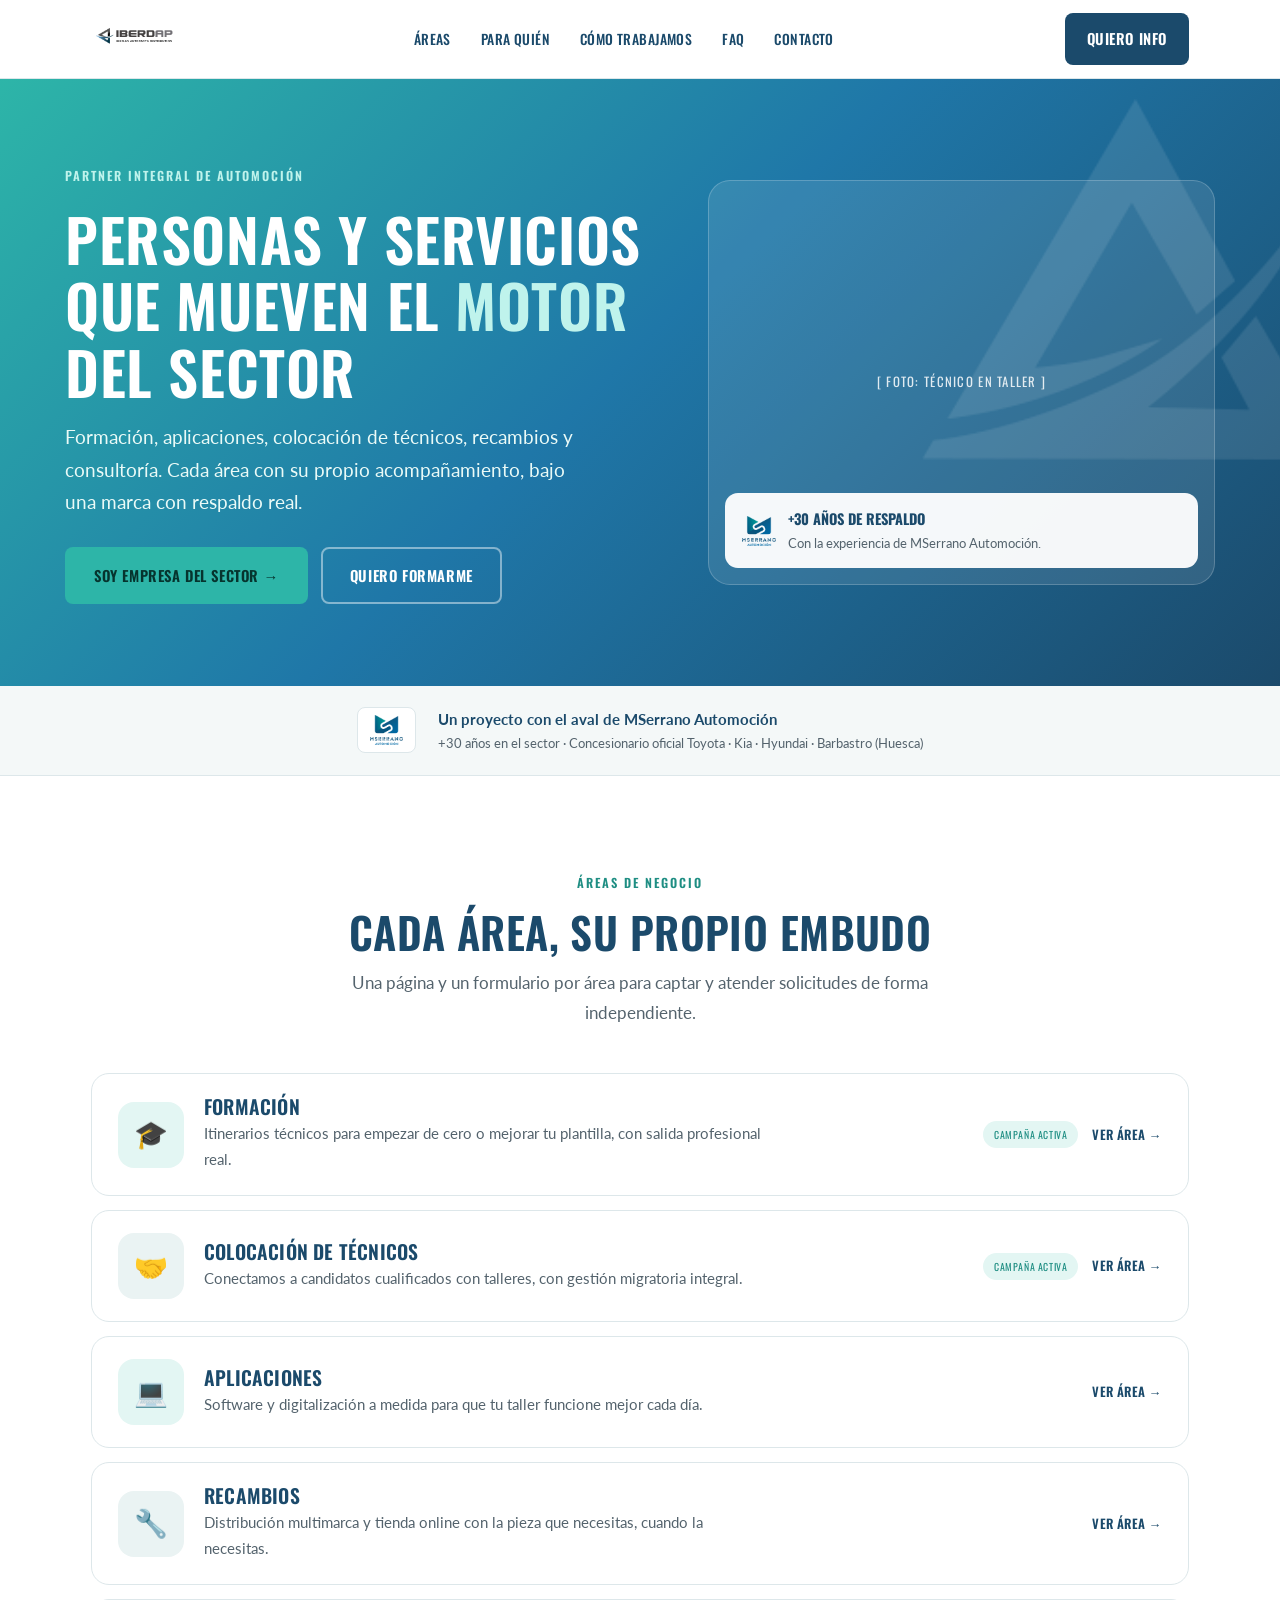
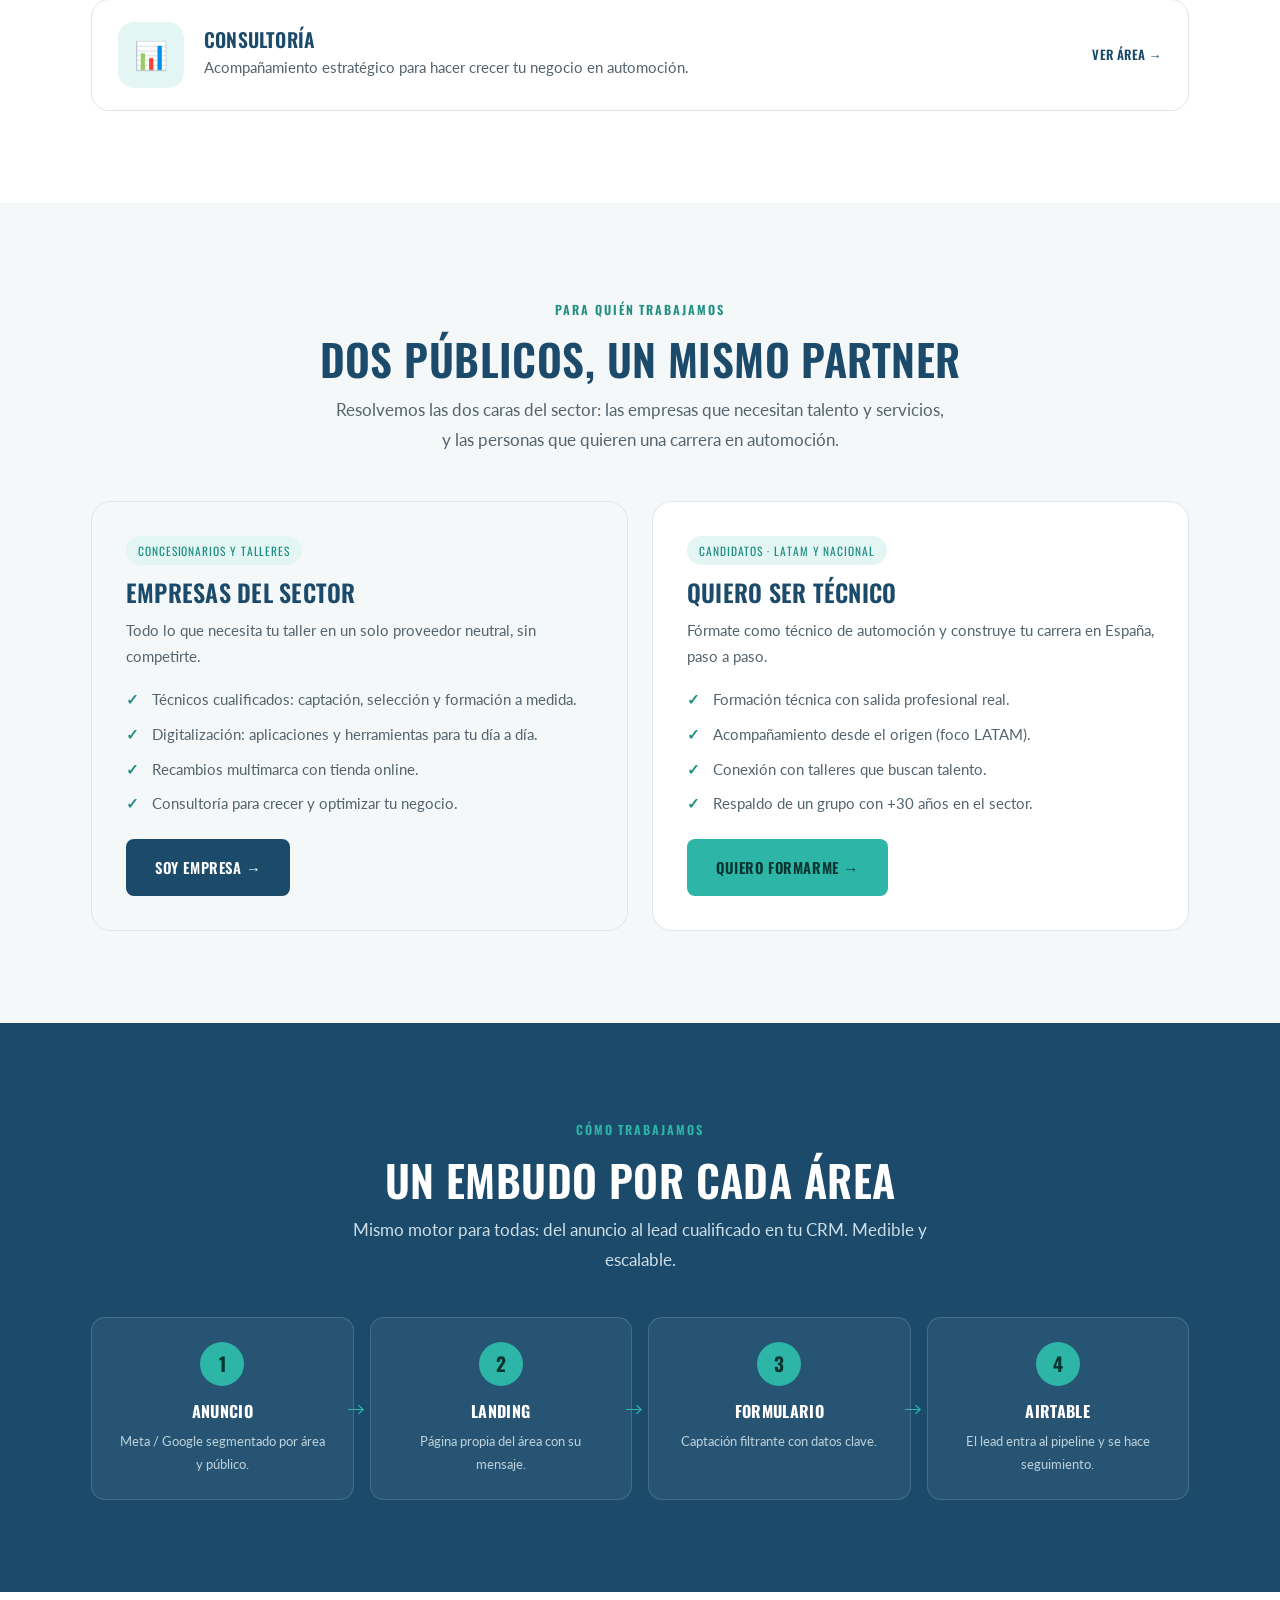
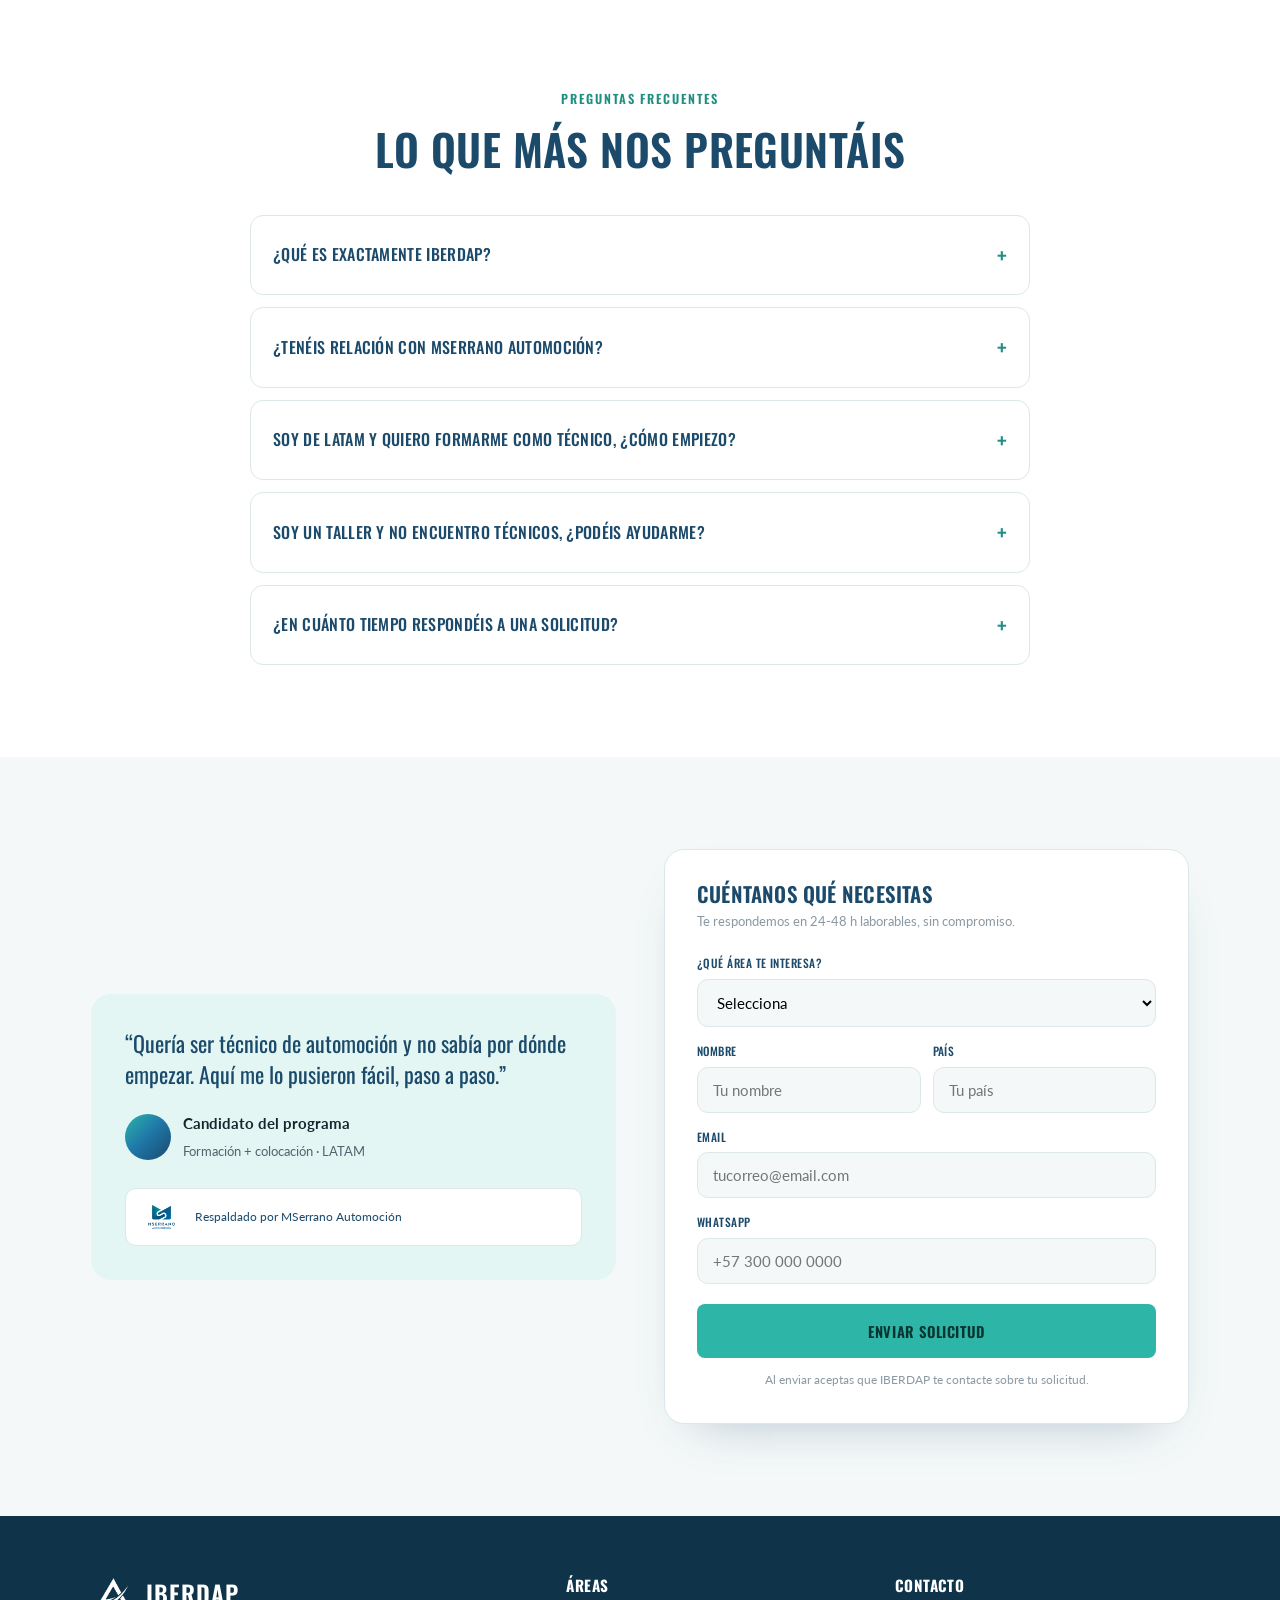
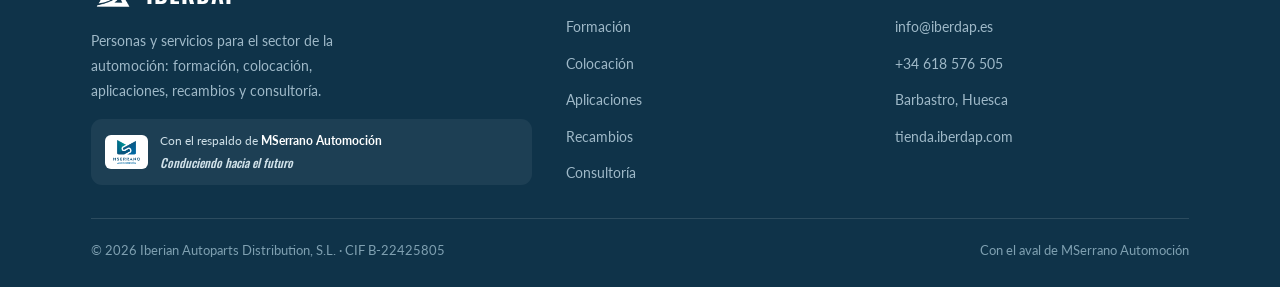
<file: index.html>
<!DOCTYPE html>
<html lang="es">
<head>
<meta charset="UTF-8"/>
<meta name="viewport" content="width=device-width,initial-scale=1.0"/>
<title>IBERDAP · Partner integral de automoción — Formación, talento, IT, recambios y consultoría</title>
<meta name="description" content="IBERDAP (Iberian Autoparts Distribution, S.L.) es el partner integral del sector de automoción: formación, colocación de técnicos, aplicaciones, recambios y consultoría. Con el aval de MSerrano Automoción."/>
<meta name="theme-color" content="#1B4A6B"/>
<link rel="canonical" href="https://iberdap.com/"/>
<!-- Open Graph / redes -->
<meta property="og:type" content="website"/>
<meta property="og:locale" content="es_ES"/>
<meta property="og:site_name" content="IBERDAP"/>
<meta property="og:title" content="IBERDAP · Partner integral de automoción"/>
<meta property="og:description" content="Formación, colocación de técnicos, aplicaciones, recambios y consultoría para concesionarios y talleres. Con el aval de MSerrano Automoción."/>
<meta property="og:url" content="https://iberdap.com/"/>
<meta property="og:image" content="https://iberdap.com/assets/iberdap-logo.png"/>
<meta name="twitter:card" content="summary_large_image"/>
<link rel="icon" href="assets/favicon.png"/>
<link rel="preconnect" href="https://fonts.googleapis.com"/>
<link rel="preconnect" href="https://fonts.gstatic.com" crossorigin/>
<link href="https://fonts.googleapis.com/css2?family=Oswald:wght@400;500;600;700&family=Lato:wght@400;700;900&display=swap" rel="stylesheet"/>
<link rel="stylesheet" href="assets/styles.css"/>
<script src="assets/meta-pixel.js"></script>
</head>
<body>

<header class="nav"><div class="wrap nav-in">
  <a href="index.html" aria-label="IBERDAP inicio"><img class="logo" src="assets/iberdap-logo.png" alt="IBERDAP"/></a>
  <ul class="nav-links">
    <li><a href="#areas">Áreas</a></li>
    <li><a href="#audiencias">Para quién</a></li>
    <li><a href="#funnel">Cómo trabajamos</a></li>
    <li><a href="#faq">FAQ</a></li>
    <li><a href="#captar">Contacto</a></li>
  </ul>
  <a href="#captar" class="btn btn-azul" style="padding:11px 20px">Quiero info</a>
</div></header>

<section class="hero"><div class="wrap hero-in">
  <div>
    <span class="eyebrow">Partner integral de automoción</span>
    <h1>Personas y servicios que mueven el <em>motor</em> del sector</h1>
    <p class="sub">Formación, aplicaciones, colocación de técnicos, recambios y consultoría. Cada área con su propio acompañamiento, bajo una marca con respaldo real.</p>
    <div class="hero-cta"><a href="#audiencias" class="btn btn-turq">Soy empresa del sector →</a><a href="areas/formacion.html" class="btn btn-ghost">Quiero formarme</a></div>
  </div>
  <div class="hero-photo"><div class="ph">[ Foto: técnico en taller ]</div>
    <div class="card-fl"><img src="assets/mserrano-logo.png" alt="MSerrano"/><div><b>+30 años de respaldo</b><p>Con la experiencia de MSerrano Automoción.</p></div></div>
  </div>
</div></section>

<div class="aval"><div class="wrap aval-in">
  <img src="assets/mserrano-logo.png" alt="MSerrano Automoción"/>
  <p>Un proyecto con el aval de MSerrano Automoción<span>+30 años en el sector · Concesionario oficial Toyota · Kia · Hyundai · Barbastro (Huesca)</span></p>
</div></div>

<!-- ÁREAS -->
<section class="sec" id="areas"><div class="wrap">
  <div class="center"><span class="eyebrow">Áreas de negocio</span><h2>Cada área, su propio embudo</h2><p class="lead">Una página y un formulario por área para captar y atender solicitudes de forma independiente.</p></div>
  <div class="areas">
    <div class="area"><div class="ic">🎓</div><div><h3>Formación</h3><p>Itinerarios técnicos para empezar de cero o mejorar tu plantilla, con salida profesional real.</p></div><div class="r"><span class="pill">Campaña activa</span><a class="go" href="areas/formacion.html">Ver área →</a></div></div>
    <div class="area"><div class="ic">🤝</div><div><h3>Colocación de técnicos</h3><p>Conectamos a candidatos cualificados con talleres, con gestión migratoria integral.</p></div><div class="r"><span class="pill">Campaña activa</span><a class="go" href="areas/colocacion.html">Ver área →</a></div></div>
    <div class="area"><div class="ic">💻</div><div><h3>Aplicaciones</h3><p>Software y digitalización a medida para que tu taller funcione mejor cada día.</p></div><div class="r"><a class="go" href="areas/aplicaciones.html">Ver área →</a></div></div>
    <div class="area"><div class="ic">🔧</div><div><h3>Recambios</h3><p>Distribución multimarca y tienda online con la pieza que necesitas, cuando la necesitas.</p></div><div class="r"><a class="go" href="areas/recambios.html">Ver área →</a></div></div>
    <div class="area"><div class="ic">📊</div><div><h3>Consultoría</h3><p>Acompañamiento estratégico para hacer crecer tu negocio en automoción.</p></div><div class="r"><a class="go" href="areas/consultoria.html">Ver área →</a></div></div>
  </div>
</div></section>

<!-- DOBLE AUDIENCIA -->
<section class="sec alt" id="audiencias"><div class="wrap">
  <div class="center"><span class="eyebrow">Para quién trabajamos</span><h2>Dos públicos, un mismo partner</h2><p class="lead">Resolvemos las dos caras del sector: las empresas que necesitan talento y servicios, y las personas que quieren una carrera en automoción.</p></div>
  <div class="split">
    <div class="aud b2b">
      <span class="tag">Concesionarios y talleres</span>
      <h3>Empresas del sector</h3>
      <p>Todo lo que necesita tu taller en un solo proveedor neutral, sin competirte.</p>
      <ul>
        <li>Técnicos cualificados: captación, selección y formación a medida.</li>
        <li>Digitalización: aplicaciones y herramientas para tu día a día.</li>
        <li>Recambios multimarca con tienda online.</li>
        <li>Consultoría para crecer y optimizar tu negocio.</li>
      </ul>
      <a href="#captar" class="btn btn-azul">Soy empresa →</a>
    </div>
    <div class="aud">
      <span class="tag">Candidatos · LATAM y nacional</span>
      <h3>Quiero ser técnico</h3>
      <p>Fórmate como técnico de automoción y construye tu carrera en España, paso a paso.</p>
      <ul>
        <li>Formación técnica con salida profesional real.</li>
        <li>Acompañamiento desde el origen (foco LATAM).</li>
        <li>Conexión con talleres que buscan talento.</li>
        <li>Respaldo de un grupo con +30 años en el sector.</li>
      </ul>
      <a href="areas/formacion.html" class="btn btn-turq">Quiero formarme →</a>
    </div>
  </div>
</div></section>

<!-- EMBUDO -->
<section class="sec funnel" id="funnel"><div class="wrap">
  <div class="center"><span class="eyebrow">Cómo trabajamos</span><h2>Un embudo por cada área</h2><p class="lead">Mismo motor para todas: del anuncio al lead cualificado en tu CRM. Medible y escalable.</p></div>
  <div class="flow">
    <div class="st"><div class="n">1</div><b>Anuncio</b><p>Meta / Google segmentado por área y público.</p></div>
    <div class="st"><div class="n">2</div><b>Landing</b><p>Página propia del área con su mensaje.</p></div>
    <div class="st"><div class="n">3</div><b>Formulario</b><p>Captación filtrante con datos clave.</p></div>
    <div class="st"><div class="n">4</div><b>Airtable</b><p>El lead entra al pipeline y se hace seguimiento.</p></div>
  </div>
</div></section>

<!-- FAQ -->
<section class="sec" id="faq"><div class="wrap">
  <div class="center"><span class="eyebrow">Preguntas frecuentes</span><h2>Lo que más nos preguntáis</h2></div>
  <div class="faq">
    <details><summary>¿Qué es exactamente IBERDAP?</summary><p>IBERDAP (Iberian Autoparts Distribution, S.L.) es un grupo de servicios para el sector de la automoción. Bajo una marca neutral ofrecemos formación, colocación de técnicos, aplicaciones IT, recambios y consultoría a concesionarios y talleres.</p></details>
    <details><summary>¿Tenéis relación con MSerrano Automoción?</summary><p>Sí. IBERDAP cuenta con el aval de MSerrano Automoción, concesionario oficial Toyota·Kia·Hyundai en Barbastro, con más de 30 años de experiencia en el sector como respaldo de credibilidad.</p></details>
    <details><summary>Soy de LATAM y quiero formarme como técnico, ¿cómo empiezo?</summary><p>Entra en el área de <a href="areas/formacion.html">Formación</a> y rellena el formulario. Te contactamos para explicarte el itinerario formativo y el acompañamiento, paso a paso.</p></details>
    <details><summary>Soy un taller y no encuentro técnicos, ¿podéis ayudarme?</summary><p>Sí. En el área de <a href="areas/colocacion.html">Colocación de técnicos</a> conectamos candidatos cualificados con talleres, incluida la gestión migratoria integral cuando procede.</p></details>
    <details><summary>¿En cuánto tiempo respondéis a una solicitud?</summary><p>Respondemos en 24-48 horas laborables, sin compromiso.</p></details>
  </div>
</div></section>

<!-- CONTACTO / FORMULARIO -->
<section class="sec alt" id="captar"><div class="wrap form-wrap">
  <div class="testi">
    <p class="q">“Quería ser técnico de automoción y no sabía por dónde empezar. Aquí me lo pusieron fácil, paso a paso.”</p>
    <div class="who"><span class="av"></span><div><b>Candidato del programa</b><span>Formación + colocación · LATAM</span></div></div>
    <div class="f-aval" style="background:#fff;border:1px solid var(--line);margin-top:24px"><img src="assets/mserrano-logo.png" alt="MSerrano" style="background:#fff"/><span style="color:var(--azul)">Respaldado por MSerrano Automoción</span></div>
  </div>
  <div class="fcard">
    <h3>Cuéntanos qué necesitas</h3><p class="fp">Te respondemos en 24-48 h laborables, sin compromiso.</p>
    <form data-iberdap>
      <div class="field"><label>¿Qué área te interesa?</label><select name="area" required><option value="" disabled selected>Selecciona</option><option>Formación</option><option>Colocación de técnicos</option><option>Aplicaciones</option><option>Recambios</option><option>Consultoría</option></select></div>
      <div class="field two"><div><label>Nombre</label><input name="nombre" required placeholder="Tu nombre"/></div><div><label>País</label><input name="pais" placeholder="Tu país"/></div></div>
      <div class="field"><label>Email</label><input name="email" type="email" required placeholder="tucorreo@email.com"/></div>
      <div class="field"><label>WhatsApp</label><input name="whatsapp" placeholder="+57 300 000 0000"/></div>
      <button class="btn btn-turq" type="submit">Enviar solicitud</button>
      <div class="form-msg ok">✅ ¡Gracias! Hemos recibido tu solicitud, te contactaremos muy pronto.</div>
      <div class="form-msg err">⚠️ No se ha podido enviar. Inténtalo de nuevo o escríbenos a info@iberdap.es.</div>
      <p class="form-note">Al enviar aceptas que IBERDAP te contacte sobre tu solicitud.</p>
    </form>
  </div>
</div></section>

<footer><div class="wrap">
  <div class="f-grid">
    <div><div class="f-lock"><img src="assets/iberdap-icon-white.png" alt=""/><b>IBERDAP</b></div><p class="d">Personas y servicios para el sector de la automoción: formación, colocación, aplicaciones, recambios y consultoría.</p>
      <div class="f-aval"><img src="assets/mserrano-logo.png" alt="MSerrano"/><span>Con el respaldo de <b style="color:#fff">MSerrano Automoción</b><br><span class="claim">Conduciendo hacia el futuro</span></span></div></div>
    <div><h5>Áreas</h5><ul><li><a href="areas/formacion.html">Formación</a></li><li><a href="areas/colocacion.html">Colocación</a></li><li><a href="areas/aplicaciones.html">Aplicaciones</a></li><li><a href="areas/recambios.html">Recambios</a></li><li><a href="areas/consultoria.html">Consultoría</a></li></ul></div>
    <div><h5>Contacto</h5><ul><li><a href="mailto:info@iberdap.es">info@iberdap.es</a></li><li><a href="tel:+34618576505">+34 618 576 505</a></li><li><a href="#">Barbastro, Huesca</a></li><li><a href="https://tienda.iberdap.com">tienda.iberdap.com</a></li></ul></div>
  </div>
  <div class="f-bot"><span>© 2026 Iberian Autoparts Distribution, S.L. · CIF B-22425805</span><span>Con el aval de MSerrano Automoción</span></div>
</div></footer>

<script src="assets/form.js"></script>
</body>
</html>
</file>
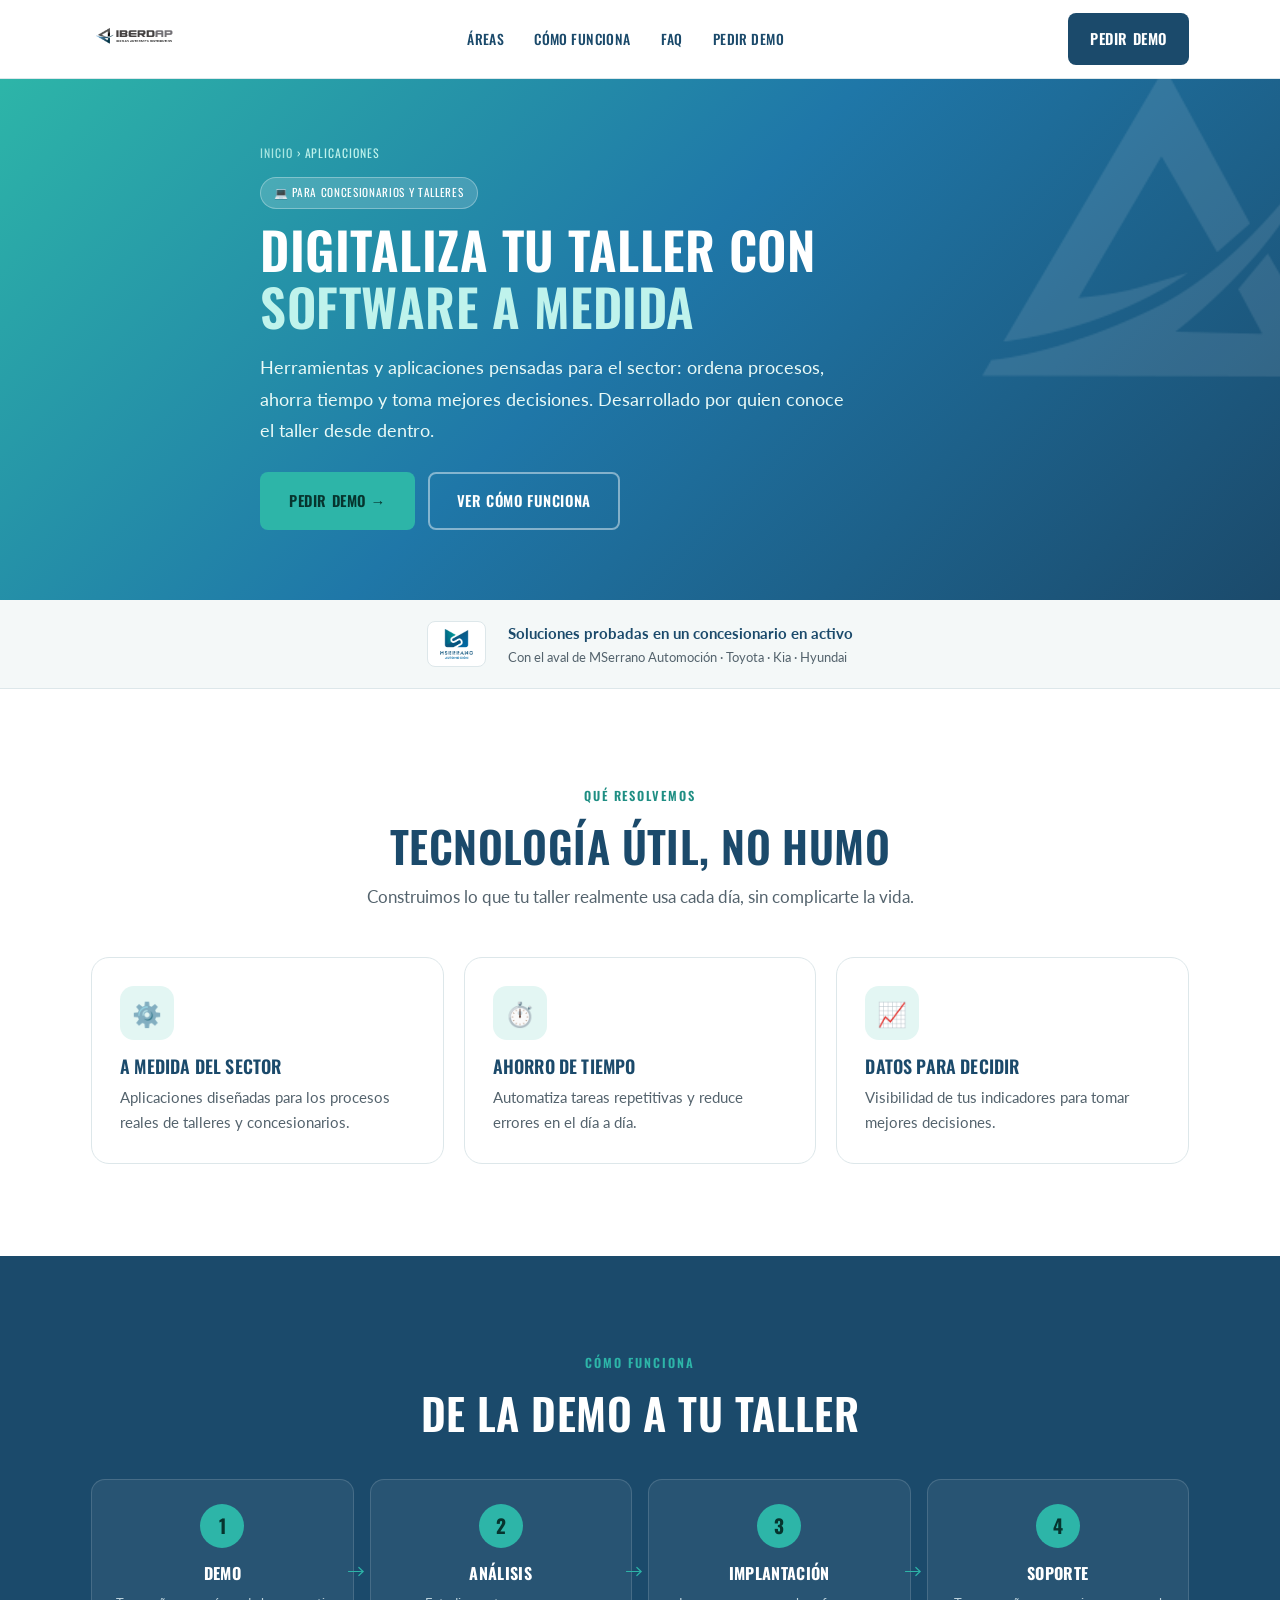
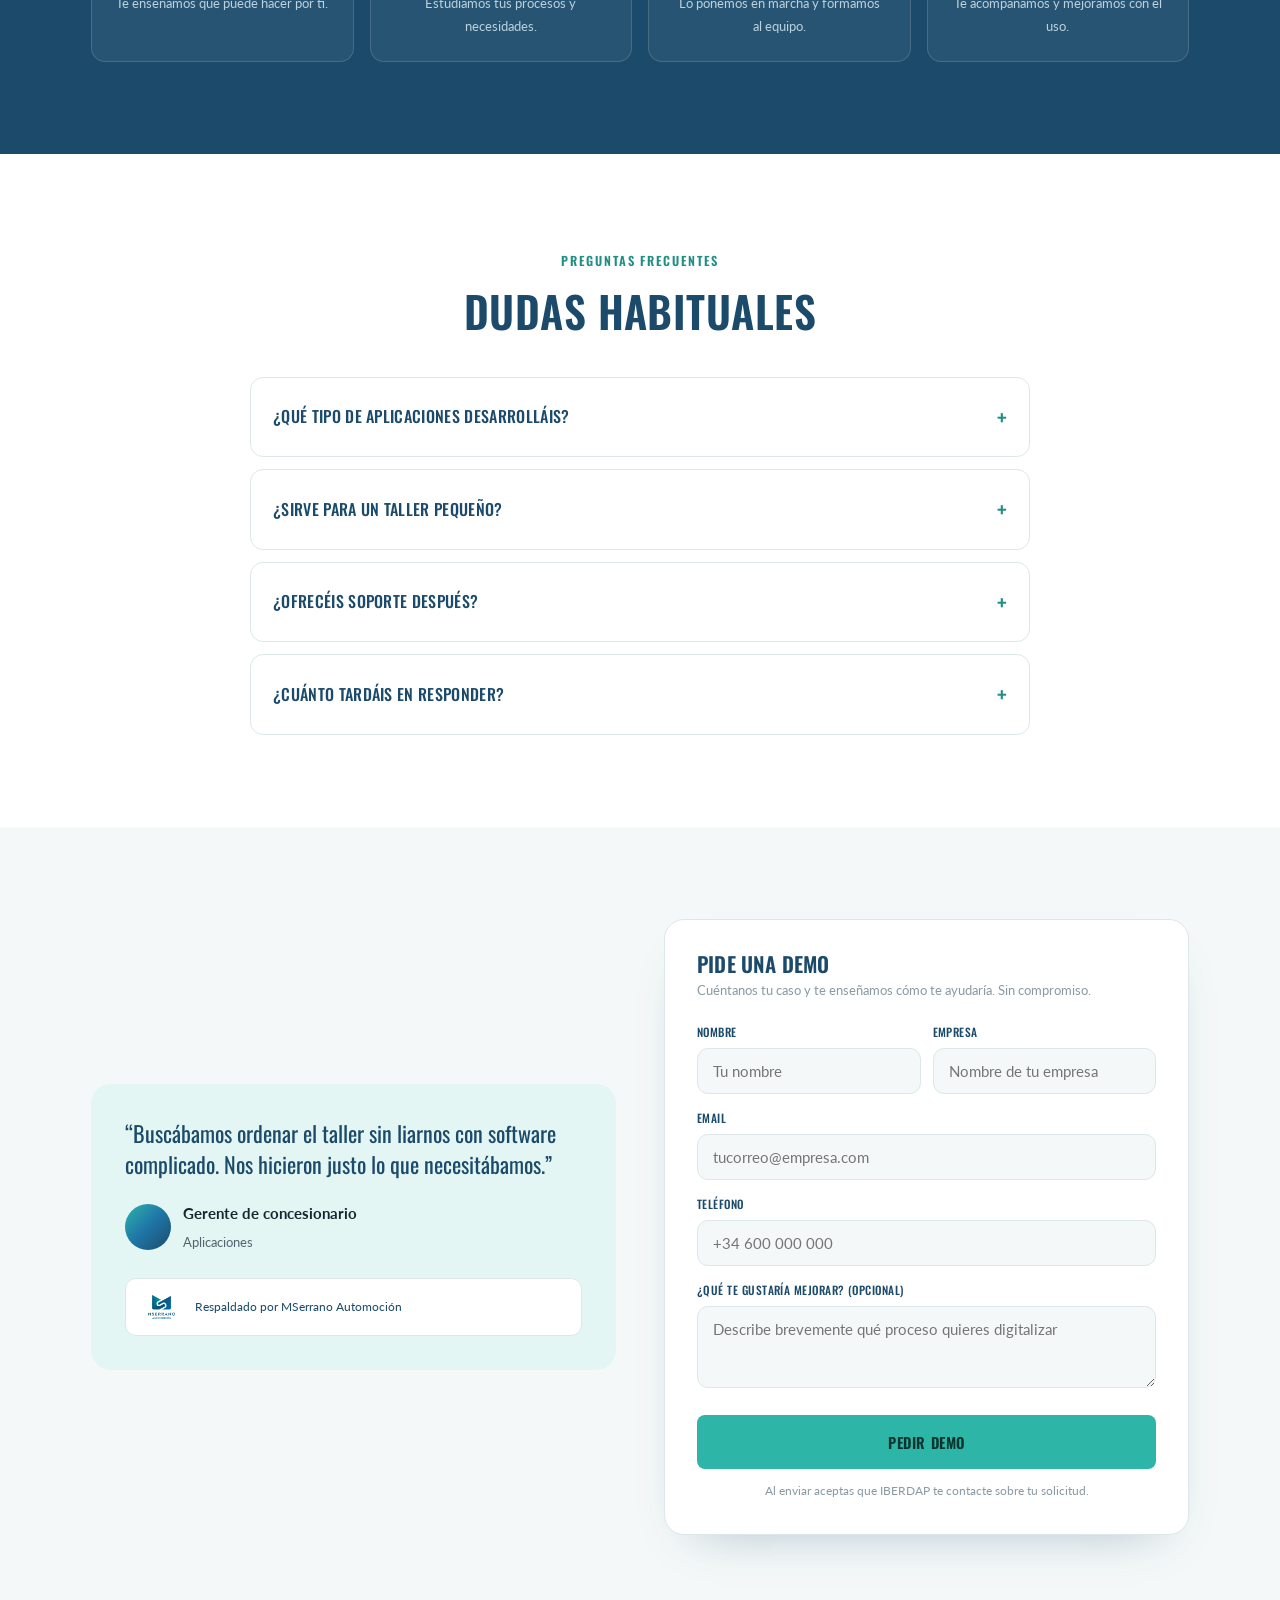
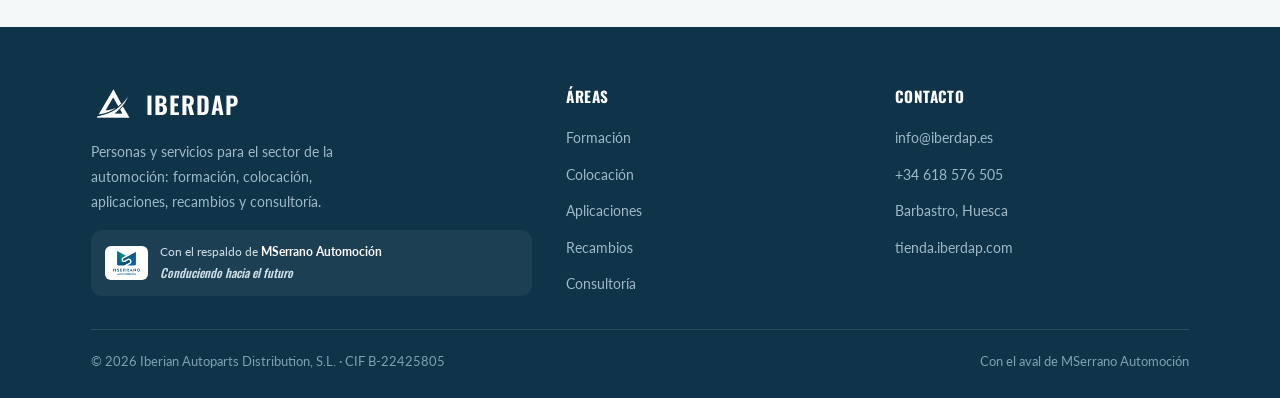
<file: areas/aplicaciones.html>
<!DOCTYPE html>
<html lang="es">
<head>
<meta charset="UTF-8"/>
<meta name="viewport" content="width=device-width,initial-scale=1.0"/>
<title>Aplicaciones y digitalización · IBERDAP</title>
<meta name="description" content="Software y digitalización a medida para concesionarios y talleres: herramientas que ordenan tu día a día y te hacen ganar tiempo. Con el aval de MSerrano Automoción."/>
<meta name="theme-color" content="#1B4A6B"/>
<meta property="og:type" content="website"/>
<meta property="og:locale" content="es_ES"/>
<meta property="og:site_name" content="IBERDAP"/>
<meta property="og:title" content="Aplicaciones y digitalización · IBERDAP"/>
<meta property="og:description" content="Digitaliza tu taller con software a medida. Pide una demo."/>
<meta property="og:image" content="https://iberdap.com/assets/iberdap-logo.png"/>
<meta name="twitter:card" content="summary_large_image"/>
<link rel="icon" href="../assets/favicon.png"/>
<link rel="preconnect" href="https://fonts.googleapis.com"/>
<link rel="preconnect" href="https://fonts.gstatic.com" crossorigin/>
<link href="https://fonts.googleapis.com/css2?family=Oswald:wght@400;500;600;700&family=Lato:wght@400;700;900&display=swap" rel="stylesheet"/>
<link rel="stylesheet" href="../assets/styles.css"/>
<script src="../assets/meta-pixel.js"></script>
</head>
<body>

<header class="nav"><div class="wrap nav-in">
  <a href="../index.html" aria-label="IBERDAP inicio"><img class="logo" src="../assets/iberdap-logo.png" alt="IBERDAP"/></a>
  <ul class="nav-links">
    <li><a href="../index.html#areas">Áreas</a></li>
    <li><a href="#como">Cómo funciona</a></li>
    <li><a href="#faq">FAQ</a></li>
    <li><a href="#captar">Pedir demo</a></li>
  </ul>
  <a href="#captar" class="btn btn-azul" style="padding:11px 20px">Pedir demo</a>
</div></header>

<section class="ahero"><div class="wrap ahero-in">
  <div class="crumbs"><a href="../index.html">Inicio</a> › Aplicaciones</div>
  <span class="badge">💻 Para concesionarios y talleres</span>
  <h1>Digitaliza tu taller con <em>software a medida</em></h1>
  <p class="sub">Herramientas y aplicaciones pensadas para el sector: ordena procesos, ahorra tiempo y toma mejores decisiones. Desarrollado por quien conoce el taller desde dentro.</p>
  <div class="hero-cta"><a href="#captar" class="btn btn-turq">Pedir demo →</a><a href="#como" class="btn btn-ghost">Ver cómo funciona</a></div>
</div></section>

<div class="aval"><div class="wrap aval-in">
  <img src="../assets/mserrano-logo.png" alt="MSerrano Automoción"/>
  <p>Soluciones probadas en un concesionario en activo<span>Con el aval de MSerrano Automoción · Toyota · Kia · Hyundai</span></p>
</div></div>

<section class="sec"><div class="wrap">
  <div class="center"><span class="eyebrow">Qué resolvemos</span><h2>Tecnología útil, no humo</h2><p class="lead">Construimos lo que tu taller realmente usa cada día, sin complicarte la vida.</p></div>
  <div class="benefits">
    <div class="bcard"><div class="ic">⚙️</div><h3>A medida del sector</h3><p>Aplicaciones diseñadas para los procesos reales de talleres y concesionarios.</p></div>
    <div class="bcard"><div class="ic">⏱️</div><h3>Ahorro de tiempo</h3><p>Automatiza tareas repetitivas y reduce errores en el día a día.</p></div>
    <div class="bcard"><div class="ic">📈</div><h3>Datos para decidir</h3><p>Visibilidad de tus indicadores para tomar mejores decisiones.</p></div>
  </div>
</div></section>

<section class="sec funnel" id="como"><div class="wrap">
  <div class="center"><span class="eyebrow">Cómo funciona</span><h2>De la demo a tu taller</h2></div>
  <div class="flow">
    <div class="st"><div class="n">1</div><b>Demo</b><p>Te enseñamos qué puede hacer por ti.</p></div>
    <div class="st"><div class="n">2</div><b>Análisis</b><p>Estudiamos tus procesos y necesidades.</p></div>
    <div class="st"><div class="n">3</div><b>Implantación</b><p>Lo ponemos en marcha y formamos al equipo.</p></div>
    <div class="st"><div class="n">4</div><b>Soporte</b><p>Te acompañamos y mejoramos con el uso.</p></div>
  </div>
</div></section>

<section class="sec" id="faq"><div class="wrap">
  <div class="center"><span class="eyebrow">Preguntas frecuentes</span><h2>Dudas habituales</h2></div>
  <div class="faq">
    <details><summary>¿Qué tipo de aplicaciones desarrolláis?</summary><p>Herramientas a medida para los procesos del taller y del concesionario. Cuéntanos tu caso en la demo y te decimos cómo encaja.</p></details>
    <details><summary>¿Sirve para un taller pequeño?</summary><p>Sí. Adaptamos el alcance al tamaño y a las necesidades reales de cada negocio.</p></details>
    <details><summary>¿Ofrecéis soporte después?</summary><p>Sí, acompañamos la implantación y damos soporte continuo.</p></details>
    <details><summary>¿Cuánto tardáis en responder?</summary><p>En 24-48 horas laborables, sin compromiso.</p></details>
  </div>
</div></section>

<section class="sec alt" id="captar"><div class="wrap form-wrap">
  <div class="testi">
    <p class="q">“Buscábamos ordenar el taller sin liarnos con software complicado. Nos hicieron justo lo que necesitábamos.”</p>
    <div class="who"><span class="av"></span><div><b>Gerente de concesionario</b><span>Aplicaciones</span></div></div>
    <div class="f-aval" style="background:#fff;border:1px solid var(--line);margin-top:24px"><img src="../assets/mserrano-logo.png" alt="MSerrano" style="background:#fff"/><span style="color:var(--azul)">Respaldado por MSerrano Automoción</span></div>
  </div>
  <div class="fcard">
    <h3>Pide una demo</h3><p class="fp">Cuéntanos tu caso y te enseñamos cómo te ayudaría. Sin compromiso.</p>
    <form data-iberdap data-area="Aplicaciones">
      <input type="hidden" name="area" value="Aplicaciones"/>
      <div class="field two"><div><label>Nombre</label><input name="nombre" required placeholder="Tu nombre"/></div><div><label>Empresa</label><input name="empresa" placeholder="Nombre de tu empresa"/></div></div>
      <div class="field"><label>Email</label><input name="email" type="email" required placeholder="tucorreo@empresa.com"/></div>
      <div class="field"><label>Teléfono</label><input name="whatsapp" placeholder="+34 600 000 000"/></div>
      <div class="field"><label>¿Qué te gustaría mejorar? (opcional)</label><textarea name="mensaje" rows="3" placeholder="Describe brevemente qué proceso quieres digitalizar"></textarea></div>
      <button class="btn btn-turq" type="submit">Pedir demo</button>
      <div class="form-msg ok">✅ ¡Gracias! Hemos recibido tu solicitud, te contactaremos muy pronto.</div>
      <div class="form-msg err">⚠️ No se ha podido enviar. Inténtalo de nuevo o escríbenos a info@iberdap.es.</div>
      <p class="form-note">Al enviar aceptas que IBERDAP te contacte sobre tu solicitud.</p>
    </form>
  </div>
</div></section>

<footer><div class="wrap">
  <div class="f-grid">
    <div><div class="f-lock"><img src="../assets/iberdap-icon-white.png" alt=""/><b>IBERDAP</b></div><p class="d">Personas y servicios para el sector de la automoción: formación, colocación, aplicaciones, recambios y consultoría.</p>
      <div class="f-aval"><img src="../assets/mserrano-logo.png" alt="MSerrano"/><span>Con el respaldo de <b style="color:#fff">MSerrano Automoción</b><br><span class="claim">Conduciendo hacia el futuro</span></span></div></div>
    <div><h5>Áreas</h5><ul><li><a href="formacion.html">Formación</a></li><li><a href="colocacion.html">Colocación</a></li><li><a href="aplicaciones.html">Aplicaciones</a></li><li><a href="recambios.html">Recambios</a></li><li><a href="consultoria.html">Consultoría</a></li></ul></div>
    <div><h5>Contacto</h5><ul><li><a href="mailto:info@iberdap.es">info@iberdap.es</a></li><li><a href="tel:+34618576505">+34 618 576 505</a></li><li><a href="#">Barbastro, Huesca</a></li><li><a href="https://tienda.iberdap.com">tienda.iberdap.com</a></li></ul></div>
  </div>
  <div class="f-bot"><span>© 2026 Iberian Autoparts Distribution, S.L. · CIF B-22425805</span><span>Con el aval de MSerrano Automoción</span></div>
</div></footer>

<script src="../assets/form.js"></script>
</body>
</html>
</file>
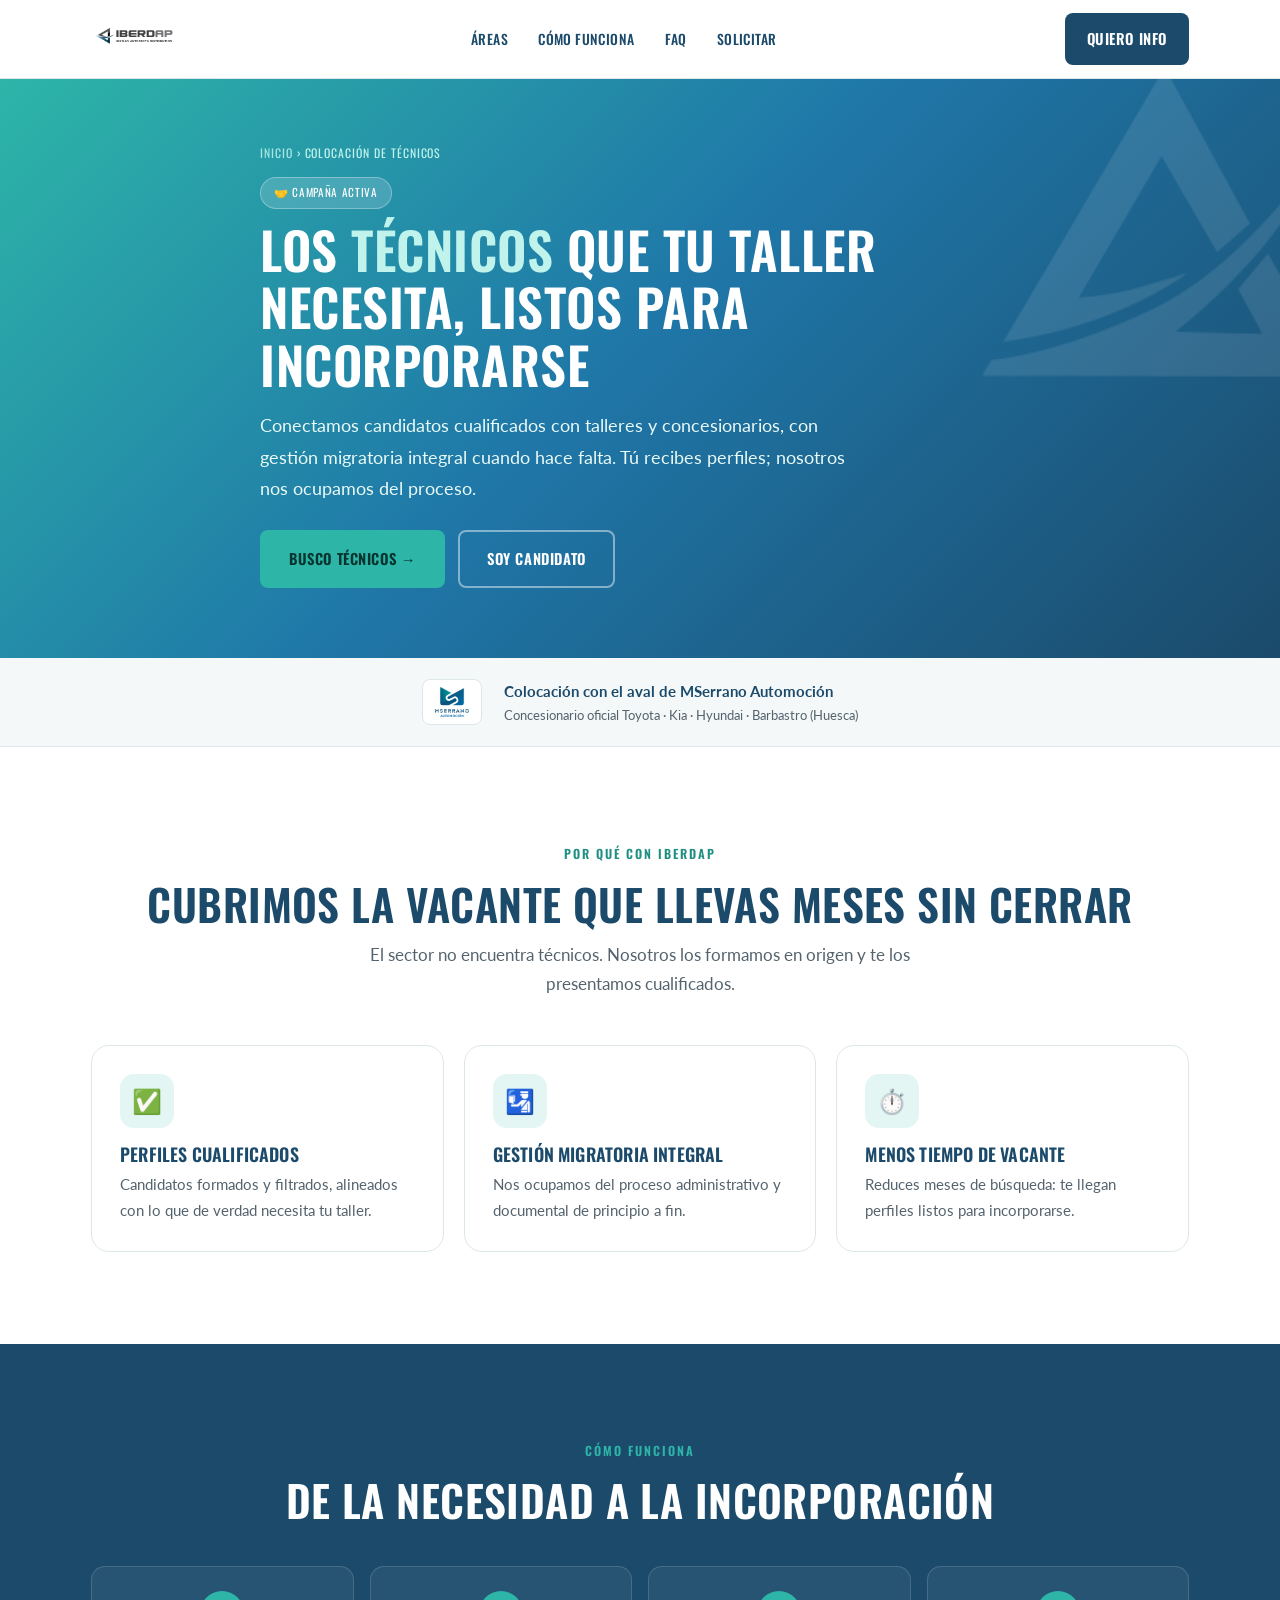
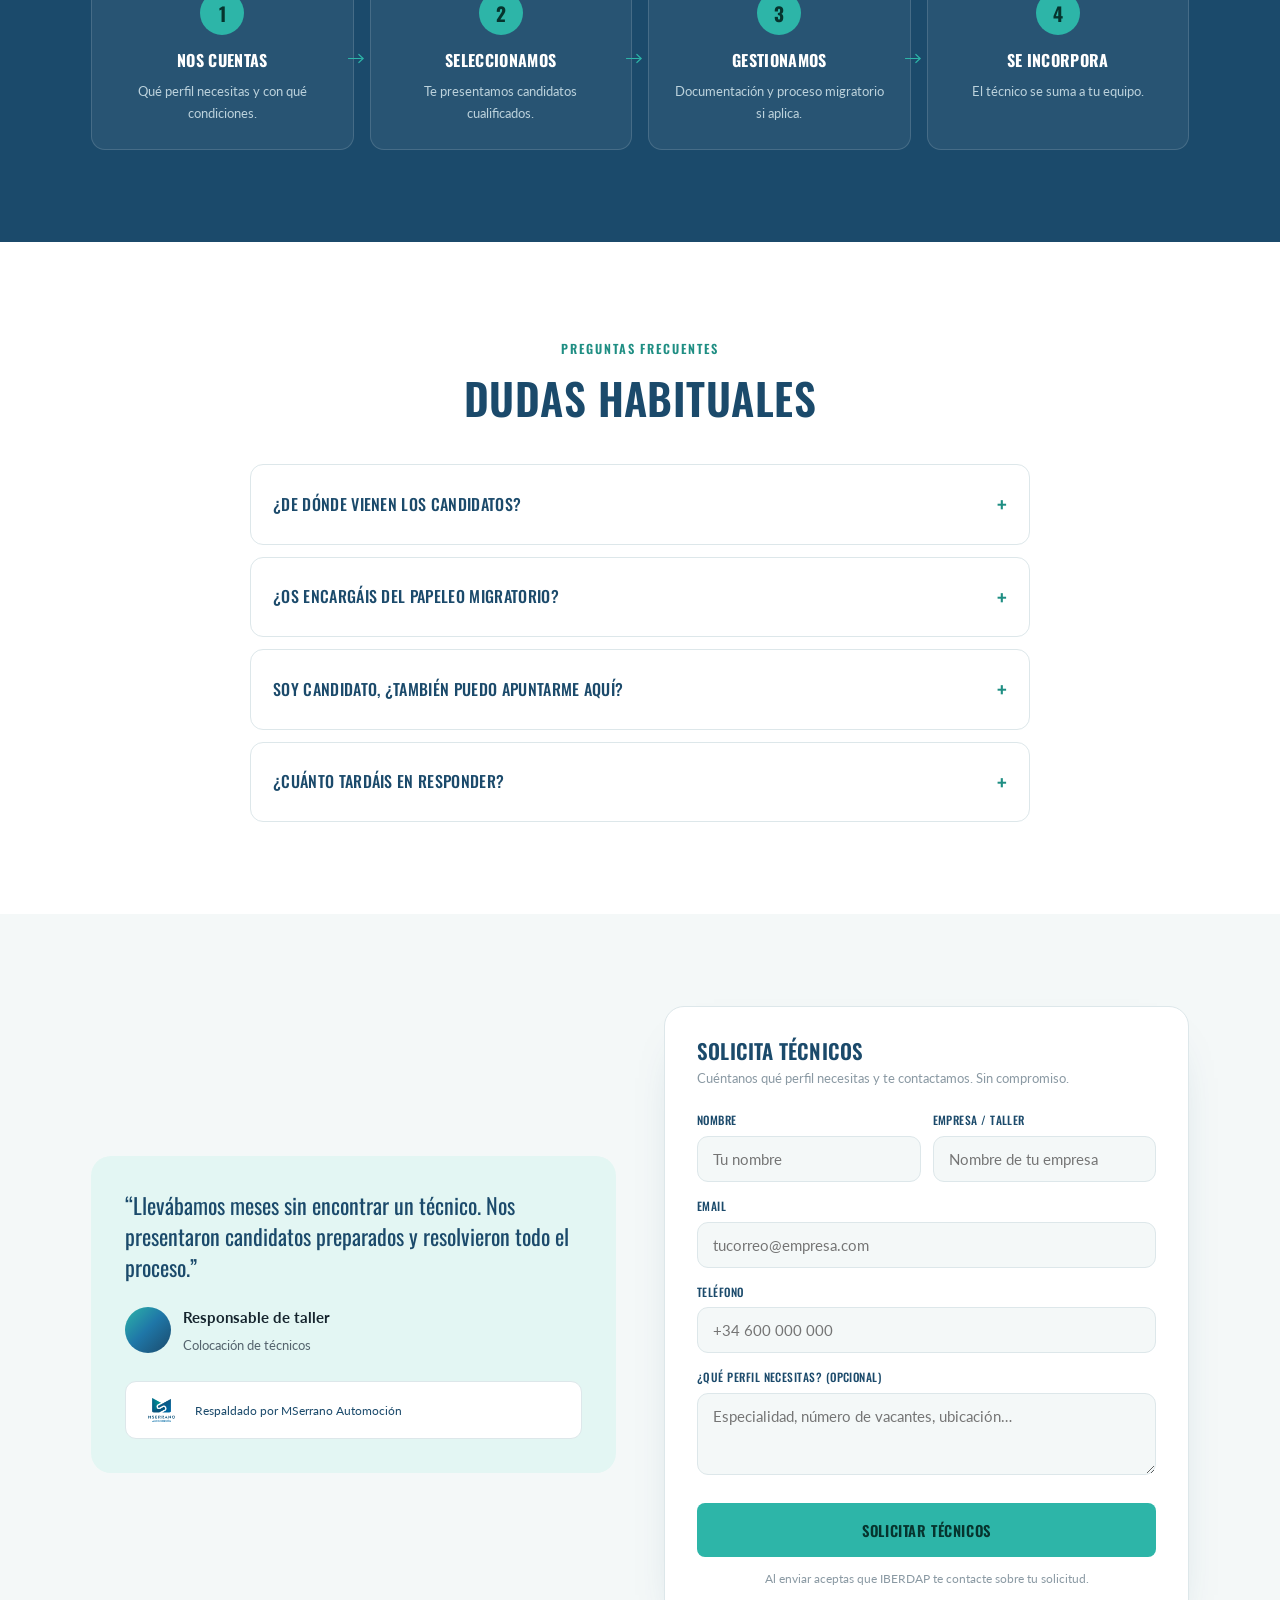
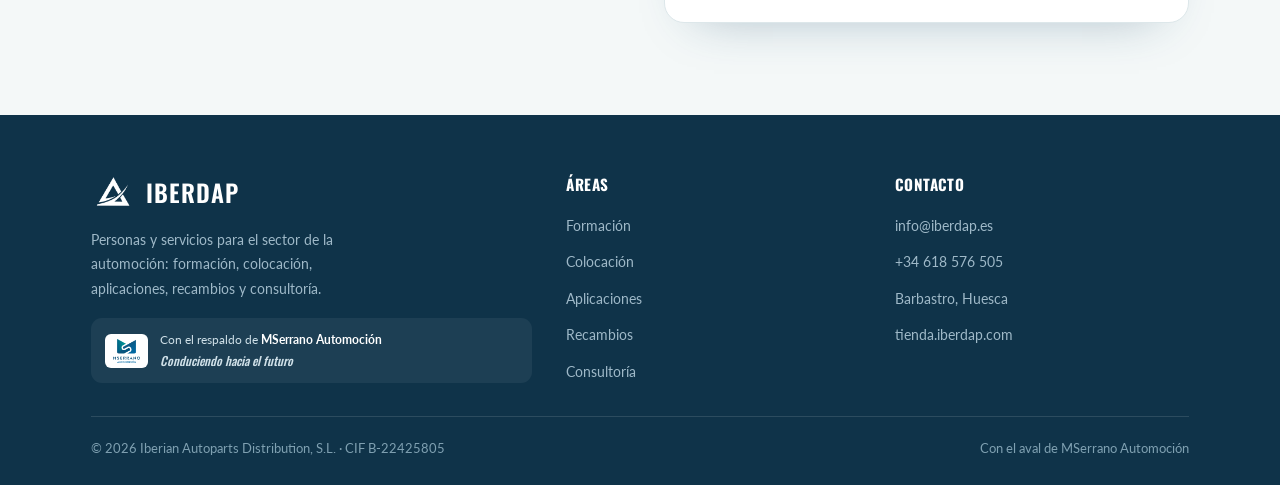
<file: areas/colocacion.html>
<!DOCTYPE html>
<html lang="es">
<head>
<meta charset="UTF-8"/>
<meta name="viewport" content="width=device-width,initial-scale=1.0"/>
<title>Colocación de técnicos · IBERDAP</title>
<meta name="description" content="Conectamos talleres y concesionarios con técnicos cualificados, con gestión migratoria integral. Encuentra el técnico que no encuentras, o trabaja como técnico en España. Con el aval de MSerrano Automoción."/>
<meta name="theme-color" content="#1B4A6B"/>
<meta property="og:type" content="website"/>
<meta property="og:locale" content="es_ES"/>
<meta property="og:site_name" content="IBERDAP"/>
<meta property="og:title" content="Colocación de técnicos · IBERDAP"/>
<meta property="og:description" content="Técnicos cualificados para tu taller, con gestión migratoria integral."/>
<meta property="og:image" content="https://iberdap.com/assets/iberdap-logo.png"/>
<meta name="twitter:card" content="summary_large_image"/>
<link rel="icon" href="../assets/favicon.png"/>
<link rel="preconnect" href="https://fonts.googleapis.com"/>
<link rel="preconnect" href="https://fonts.gstatic.com" crossorigin/>
<link href="https://fonts.googleapis.com/css2?family=Oswald:wght@400;500;600;700&family=Lato:wght@400;700;900&display=swap" rel="stylesheet"/>
<link rel="stylesheet" href="../assets/styles.css"/>
<script src="../assets/meta-pixel.js"></script>
</head>
<body>

<header class="nav"><div class="wrap nav-in">
  <a href="../index.html" aria-label="IBERDAP inicio"><img class="logo" src="../assets/iberdap-logo.png" alt="IBERDAP"/></a>
  <ul class="nav-links">
    <li><a href="../index.html#areas">Áreas</a></li>
    <li><a href="#como">Cómo funciona</a></li>
    <li><a href="#faq">FAQ</a></li>
    <li><a href="#captar">Solicitar</a></li>
  </ul>
  <a href="#captar" class="btn btn-azul" style="padding:11px 20px">Quiero info</a>
</div></header>

<section class="ahero"><div class="wrap ahero-in">
  <div class="crumbs"><a href="../index.html">Inicio</a> › Colocación de técnicos</div>
  <span class="badge">🤝 Campaña activa</span>
  <h1>Los <em>técnicos</em> que tu taller necesita, listos para incorporarse</h1>
  <p class="sub">Conectamos candidatos cualificados con talleres y concesionarios, con gestión migratoria integral cuando hace falta. Tú recibes perfiles; nosotros nos ocupamos del proceso.</p>
  <div class="hero-cta"><a href="#captar" class="btn btn-turq">Busco técnicos →</a><a href="formacion.html" class="btn btn-ghost">Soy candidato</a></div>
</div></section>

<div class="aval"><div class="wrap aval-in">
  <img src="../assets/mserrano-logo.png" alt="MSerrano Automoción"/>
  <p>Colocación con el aval de MSerrano Automoción<span>Concesionario oficial Toyota · Kia · Hyundai · Barbastro (Huesca)</span></p>
</div></div>

<section class="sec"><div class="wrap">
  <div class="center"><span class="eyebrow">Por qué con IBERDAP</span><h2>Cubrimos la vacante que llevas meses sin cerrar</h2><p class="lead">El sector no encuentra técnicos. Nosotros los formamos en origen y te los presentamos cualificados.</p></div>
  <div class="benefits">
    <div class="bcard"><div class="ic">✅</div><h3>Perfiles cualificados</h3><p>Candidatos formados y filtrados, alineados con lo que de verdad necesita tu taller.</p></div>
    <div class="bcard"><div class="ic">🛂</div><h3>Gestión migratoria integral</h3><p>Nos ocupamos del proceso administrativo y documental de principio a fin.</p></div>
    <div class="bcard"><div class="ic">⏱️</div><h3>Menos tiempo de vacante</h3><p>Reduces meses de búsqueda: te llegan perfiles listos para incorporarse.</p></div>
  </div>
</div></section>

<section class="sec funnel" id="como"><div class="wrap">
  <div class="center"><span class="eyebrow">Cómo funciona</span><h2>De la necesidad a la incorporación</h2></div>
  <div class="flow">
    <div class="st"><div class="n">1</div><b>Nos cuentas</b><p>Qué perfil necesitas y con qué condiciones.</p></div>
    <div class="st"><div class="n">2</div><b>Seleccionamos</b><p>Te presentamos candidatos cualificados.</p></div>
    <div class="st"><div class="n">3</div><b>Gestionamos</b><p>Documentación y proceso migratorio si aplica.</p></div>
    <div class="st"><div class="n">4</div><b>Se incorpora</b><p>El técnico se suma a tu equipo.</p></div>
  </div>
</div></section>

<section class="sec" id="faq"><div class="wrap">
  <div class="center"><span class="eyebrow">Preguntas frecuentes</span><h2>Dudas habituales</h2></div>
  <div class="faq">
    <details><summary>¿De dónde vienen los candidatos?</summary><p>Principalmente de LATAM, formados y acompañados en origen a través de nuestra área de formación.</p></details>
    <details><summary>¿Os encargáis del papeleo migratorio?</summary><p>Sí, ofrecemos gestión migratoria integral cuando el perfil lo requiere.</p></details>
    <details><summary>Soy candidato, ¿también puedo apuntarme aquí?</summary><p>Si quieres formarte y trabajar como técnico, empieza por el área de <a href="formacion.html">Formación</a>.</p></details>
    <details><summary>¿Cuánto tardáis en responder?</summary><p>En 24-48 horas laborables, sin compromiso.</p></details>
  </div>
</div></section>

<section class="sec alt" id="captar"><div class="wrap form-wrap">
  <div class="testi">
    <p class="q">“Llevábamos meses sin encontrar un técnico. Nos presentaron candidatos preparados y resolvieron todo el proceso.”</p>
    <div class="who"><span class="av"></span><div><b>Responsable de taller</b><span>Colocación de técnicos</span></div></div>
    <div class="f-aval" style="background:#fff;border:1px solid var(--line);margin-top:24px"><img src="../assets/mserrano-logo.png" alt="MSerrano" style="background:#fff"/><span style="color:var(--azul)">Respaldado por MSerrano Automoción</span></div>
  </div>
  <div class="fcard">
    <h3>Solicita técnicos</h3><p class="fp">Cuéntanos qué perfil necesitas y te contactamos. Sin compromiso.</p>
    <form data-iberdap data-area="Colocación de técnicos">
      <input type="hidden" name="area" value="Colocación de técnicos"/>
      <div class="field two"><div><label>Nombre</label><input name="nombre" required placeholder="Tu nombre"/></div><div><label>Empresa / Taller</label><input name="empresa" placeholder="Nombre de tu empresa"/></div></div>
      <div class="field"><label>Email</label><input name="email" type="email" required placeholder="tucorreo@empresa.com"/></div>
      <div class="field"><label>Teléfono</label><input name="whatsapp" placeholder="+34 600 000 000"/></div>
      <div class="field"><label>¿Qué perfil necesitas? (opcional)</label><textarea name="mensaje" rows="3" placeholder="Especialidad, número de vacantes, ubicación…"></textarea></div>
      <button class="btn btn-turq" type="submit">Solicitar técnicos</button>
      <div class="form-msg ok">✅ ¡Gracias! Hemos recibido tu solicitud, te contactaremos muy pronto.</div>
      <div class="form-msg err">⚠️ No se ha podido enviar. Inténtalo de nuevo o escríbenos a info@iberdap.es.</div>
      <p class="form-note">Al enviar aceptas que IBERDAP te contacte sobre tu solicitud.</p>
    </form>
  </div>
</div></section>

<footer><div class="wrap">
  <div class="f-grid">
    <div><div class="f-lock"><img src="../assets/iberdap-icon-white.png" alt=""/><b>IBERDAP</b></div><p class="d">Personas y servicios para el sector de la automoción: formación, colocación, aplicaciones, recambios y consultoría.</p>
      <div class="f-aval"><img src="../assets/mserrano-logo.png" alt="MSerrano"/><span>Con el respaldo de <b style="color:#fff">MSerrano Automoción</b><br><span class="claim">Conduciendo hacia el futuro</span></span></div></div>
    <div><h5>Áreas</h5><ul><li><a href="formacion.html">Formación</a></li><li><a href="colocacion.html">Colocación</a></li><li><a href="aplicaciones.html">Aplicaciones</a></li><li><a href="recambios.html">Recambios</a></li><li><a href="consultoria.html">Consultoría</a></li></ul></div>
    <div><h5>Contacto</h5><ul><li><a href="mailto:info@iberdap.es">info@iberdap.es</a></li><li><a href="tel:+34618576505">+34 618 576 505</a></li><li><a href="#">Barbastro, Huesca</a></li><li><a href="https://tienda.iberdap.com">tienda.iberdap.com</a></li></ul></div>
  </div>
  <div class="f-bot"><span>© 2026 Iberian Autoparts Distribution, S.L. · CIF B-22425805</span><span>Con el aval de MSerrano Automoción</span></div>
</div></footer>

<script src="../assets/form.js"></script>
</body>
</html>
</file>
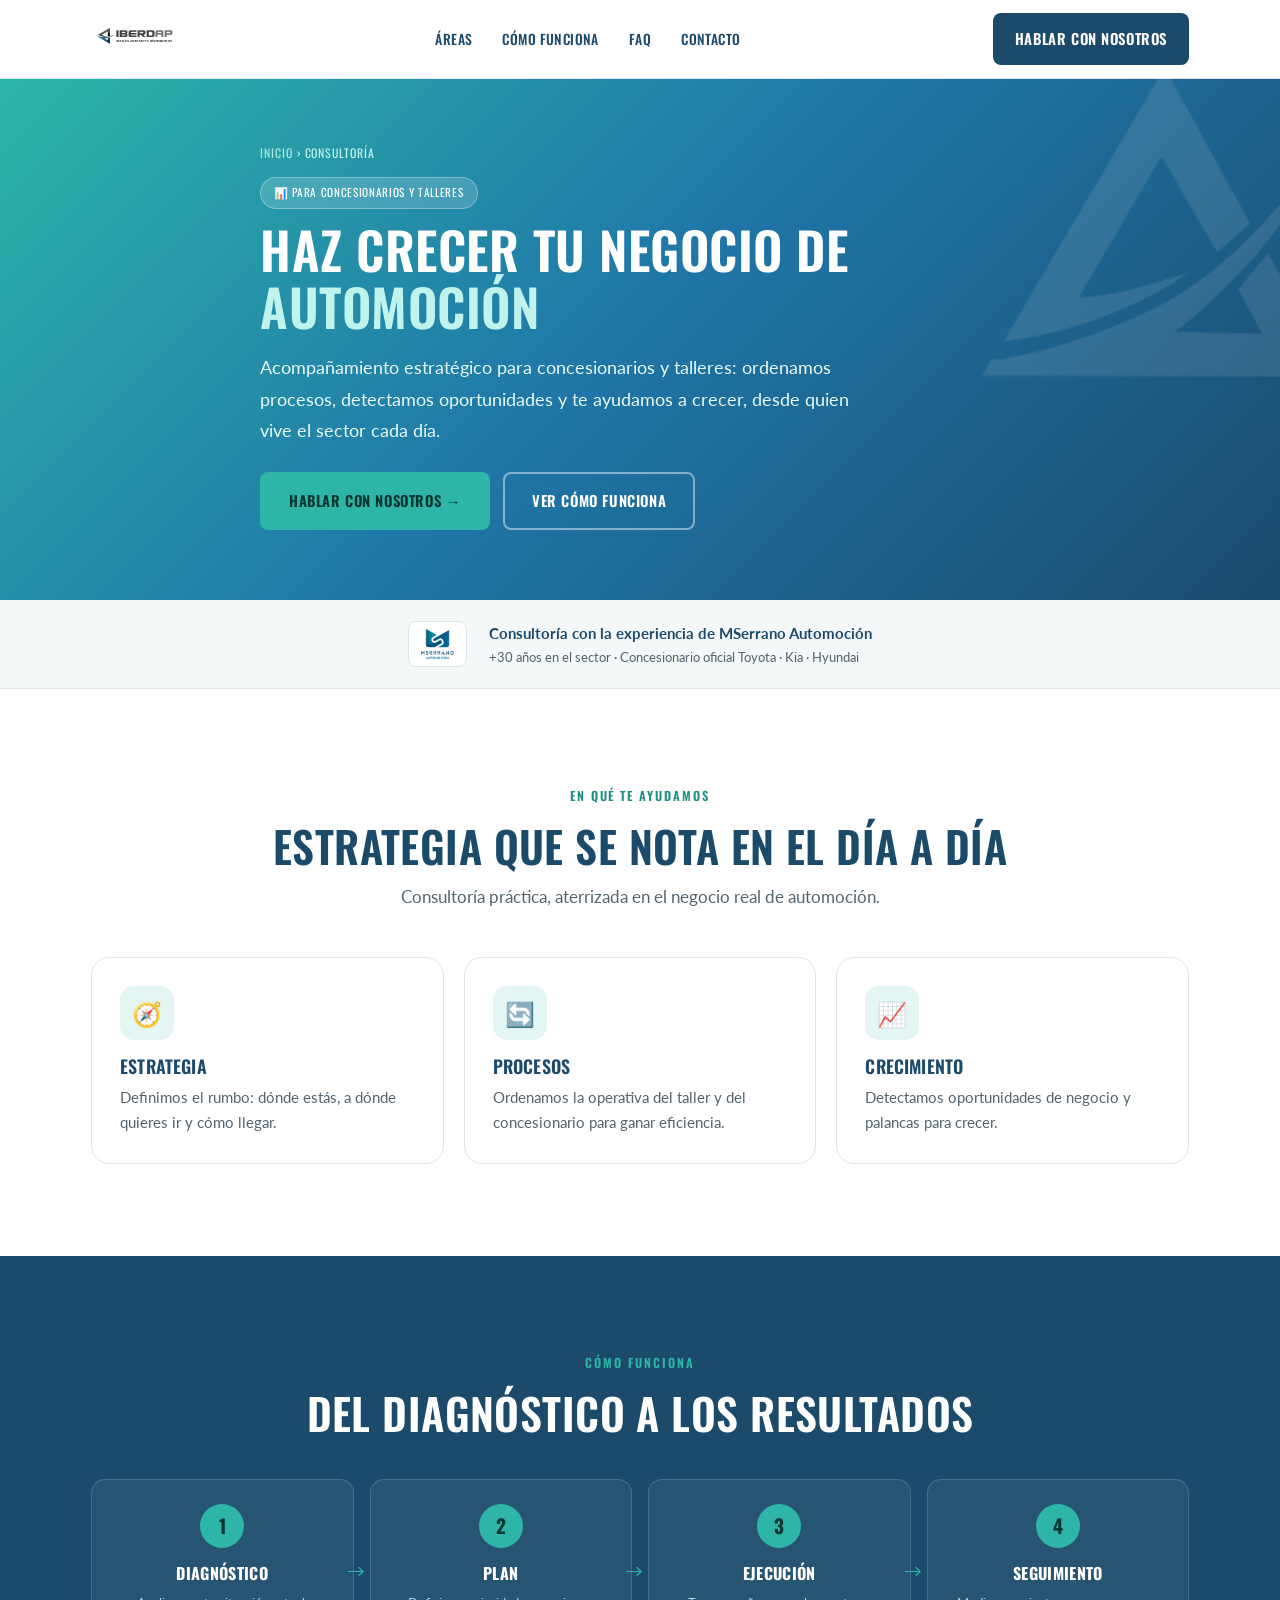
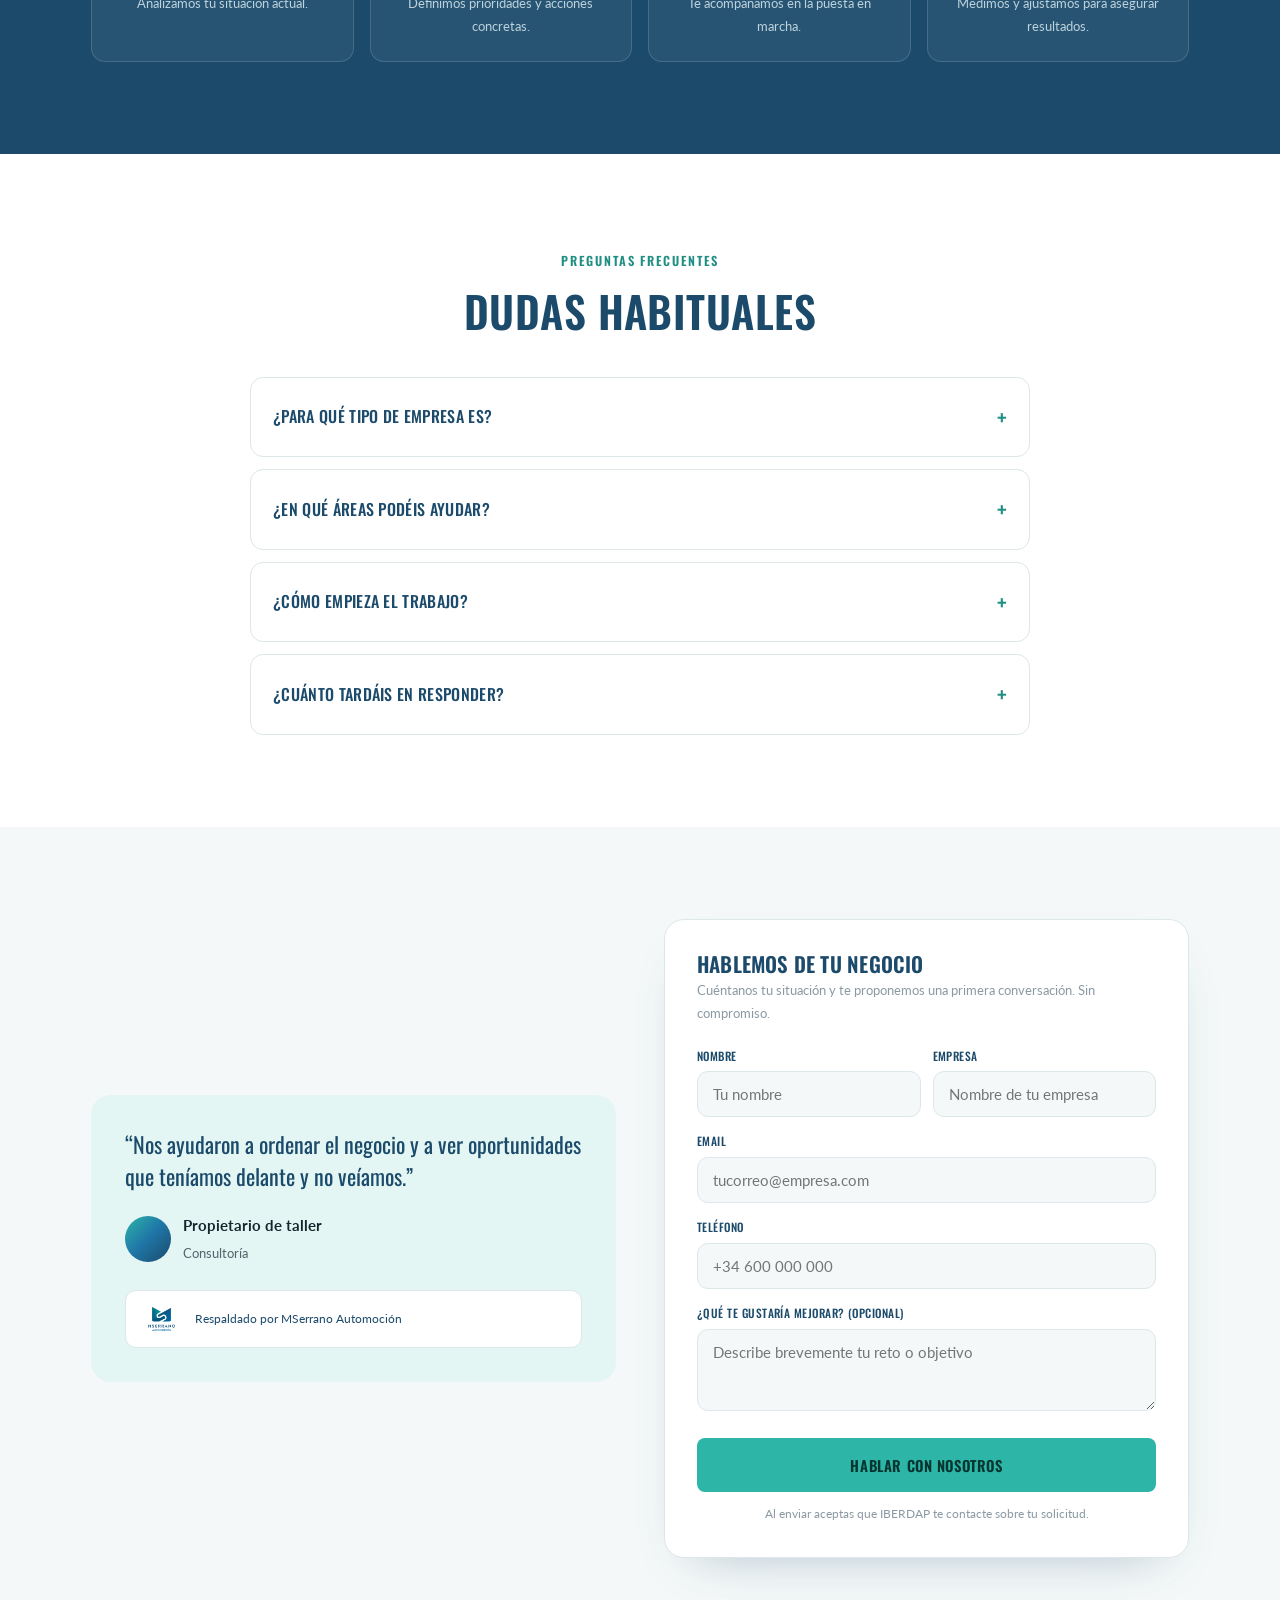
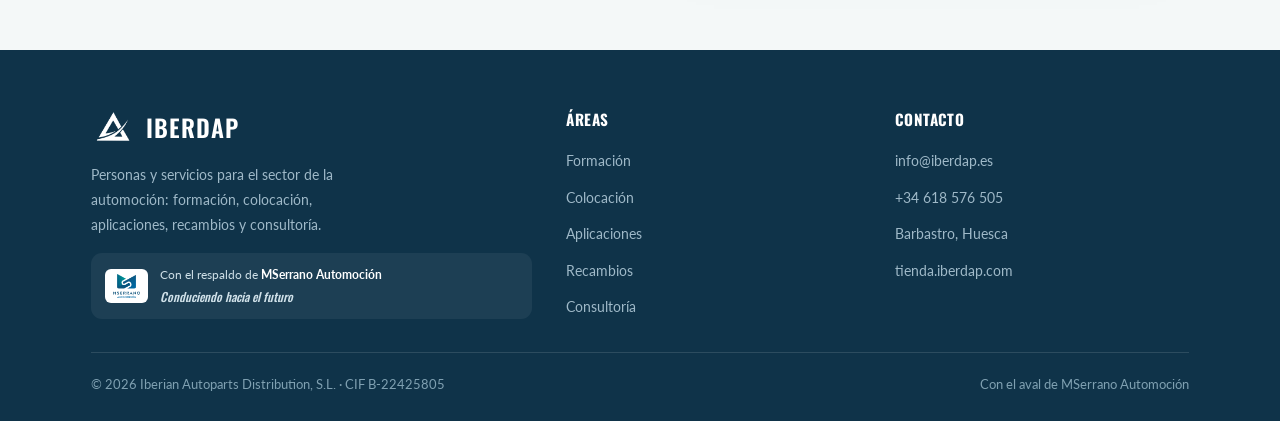
<file: areas/consultoria.html>
<!DOCTYPE html>
<html lang="es">
<head>
<meta charset="UTF-8"/>
<meta name="viewport" content="width=device-width,initial-scale=1.0"/>
<title>Consultoría para automoción · IBERDAP</title>
<meta name="description" content="Consultoría especializada para concesionarios y talleres: estrategia, procesos y crecimiento del negocio de automoción. Con el aval de MSerrano Automoción."/>
<meta name="theme-color" content="#1B4A6B"/>
<meta property="og:type" content="website"/>
<meta property="og:locale" content="es_ES"/>
<meta property="og:site_name" content="IBERDAP"/>
<meta property="og:title" content="Consultoría para automoción · IBERDAP"/>
<meta property="og:description" content="Estrategia, procesos y crecimiento para tu negocio de automoción."/>
<meta property="og:image" content="https://iberdap.com/assets/iberdap-logo.png"/>
<meta name="twitter:card" content="summary_large_image"/>
<link rel="icon" href="../assets/favicon.png"/>
<link rel="preconnect" href="https://fonts.googleapis.com"/>
<link rel="preconnect" href="https://fonts.gstatic.com" crossorigin/>
<link href="https://fonts.googleapis.com/css2?family=Oswald:wght@400;500;600;700&family=Lato:wght@400;700;900&display=swap" rel="stylesheet"/>
<link rel="stylesheet" href="../assets/styles.css"/>
<script src="../assets/meta-pixel.js"></script>
</head>
<body>

<header class="nav"><div class="wrap nav-in">
  <a href="../index.html" aria-label="IBERDAP inicio"><img class="logo" src="../assets/iberdap-logo.png" alt="IBERDAP"/></a>
  <ul class="nav-links">
    <li><a href="../index.html#areas">Áreas</a></li>
    <li><a href="#como">Cómo funciona</a></li>
    <li><a href="#faq">FAQ</a></li>
    <li><a href="#captar">Contacto</a></li>
  </ul>
  <a href="#captar" class="btn btn-azul" style="padding:11px 20px">Hablar con nosotros</a>
</div></header>

<section class="ahero"><div class="wrap ahero-in">
  <div class="crumbs"><a href="../index.html">Inicio</a> › Consultoría</div>
  <span class="badge">📊 Para concesionarios y talleres</span>
  <h1>Haz crecer tu negocio de <em>automoción</em></h1>
  <p class="sub">Acompañamiento estratégico para concesionarios y talleres: ordenamos procesos, detectamos oportunidades y te ayudamos a crecer, desde quien vive el sector cada día.</p>
  <div class="hero-cta"><a href="#captar" class="btn btn-turq">Hablar con nosotros →</a><a href="#como" class="btn btn-ghost">Ver cómo funciona</a></div>
</div></section>

<div class="aval"><div class="wrap aval-in">
  <img src="../assets/mserrano-logo.png" alt="MSerrano Automoción"/>
  <p>Consultoría con la experiencia de MSerrano Automoción<span>+30 años en el sector · Concesionario oficial Toyota · Kia · Hyundai</span></p>
</div></div>

<section class="sec"><div class="wrap">
  <div class="center"><span class="eyebrow">En qué te ayudamos</span><h2>Estrategia que se nota en el día a día</h2><p class="lead">Consultoría práctica, aterrizada en el negocio real de automoción.</p></div>
  <div class="benefits">
    <div class="bcard"><div class="ic">🧭</div><h3>Estrategia</h3><p>Definimos el rumbo: dónde estás, a dónde quieres ir y cómo llegar.</p></div>
    <div class="bcard"><div class="ic">🔄</div><h3>Procesos</h3><p>Ordenamos la operativa del taller y del concesionario para ganar eficiencia.</p></div>
    <div class="bcard"><div class="ic">📈</div><h3>Crecimiento</h3><p>Detectamos oportunidades de negocio y palancas para crecer.</p></div>
  </div>
</div></section>

<section class="sec funnel" id="como"><div class="wrap">
  <div class="center"><span class="eyebrow">Cómo funciona</span><h2>Del diagnóstico a los resultados</h2></div>
  <div class="flow">
    <div class="st"><div class="n">1</div><b>Diagnóstico</b><p>Analizamos tu situación actual.</p></div>
    <div class="st"><div class="n">2</div><b>Plan</b><p>Definimos prioridades y acciones concretas.</p></div>
    <div class="st"><div class="n">3</div><b>Ejecución</b><p>Te acompañamos en la puesta en marcha.</p></div>
    <div class="st"><div class="n">4</div><b>Seguimiento</b><p>Medimos y ajustamos para asegurar resultados.</p></div>
  </div>
</div></section>

<section class="sec" id="faq"><div class="wrap">
  <div class="center"><span class="eyebrow">Preguntas frecuentes</span><h2>Dudas habituales</h2></div>
  <div class="faq">
    <details><summary>¿Para qué tipo de empresa es?</summary><p>Para concesionarios y talleres que quieren ordenar su operativa o crecer. Adaptamos el alcance a cada caso.</p></details>
    <details><summary>¿En qué áreas podéis ayudar?</summary><p>Estrategia, procesos, eficiencia operativa y crecimiento de negocio en el sector de automoción.</p></details>
    <details><summary>¿Cómo empieza el trabajo?</summary><p>Con una conversación inicial sin compromiso para entender tu situación y ver el encaje.</p></details>
    <details><summary>¿Cuánto tardáis en responder?</summary><p>En 24-48 horas laborables, sin compromiso.</p></details>
  </div>
</div></section>

<section class="sec alt" id="captar"><div class="wrap form-wrap">
  <div class="testi">
    <p class="q">“Nos ayudaron a ordenar el negocio y a ver oportunidades que teníamos delante y no veíamos.”</p>
    <div class="who"><span class="av"></span><div><b>Propietario de taller</b><span>Consultoría</span></div></div>
    <div class="f-aval" style="background:#fff;border:1px solid var(--line);margin-top:24px"><img src="../assets/mserrano-logo.png" alt="MSerrano" style="background:#fff"/><span style="color:var(--azul)">Respaldado por MSerrano Automoción</span></div>
  </div>
  <div class="fcard">
    <h3>Hablemos de tu negocio</h3><p class="fp">Cuéntanos tu situación y te proponemos una primera conversación. Sin compromiso.</p>
    <form data-iberdap data-area="Consultoría">
      <input type="hidden" name="area" value="Consultoría"/>
      <div class="field two"><div><label>Nombre</label><input name="nombre" required placeholder="Tu nombre"/></div><div><label>Empresa</label><input name="empresa" placeholder="Nombre de tu empresa"/></div></div>
      <div class="field"><label>Email</label><input name="email" type="email" required placeholder="tucorreo@empresa.com"/></div>
      <div class="field"><label>Teléfono</label><input name="whatsapp" placeholder="+34 600 000 000"/></div>
      <div class="field"><label>¿Qué te gustaría mejorar? (opcional)</label><textarea name="mensaje" rows="3" placeholder="Describe brevemente tu reto o objetivo"></textarea></div>
      <button class="btn btn-turq" type="submit">Hablar con nosotros</button>
      <div class="form-msg ok">✅ ¡Gracias! Hemos recibido tu solicitud, te contactaremos muy pronto.</div>
      <div class="form-msg err">⚠️ No se ha podido enviar. Inténtalo de nuevo o escríbenos a info@iberdap.es.</div>
      <p class="form-note">Al enviar aceptas que IBERDAP te contacte sobre tu solicitud.</p>
    </form>
  </div>
</div></section>

<footer><div class="wrap">
  <div class="f-grid">
    <div><div class="f-lock"><img src="../assets/iberdap-icon-white.png" alt=""/><b>IBERDAP</b></div><p class="d">Personas y servicios para el sector de la automoción: formación, colocación, aplicaciones, recambios y consultoría.</p>
      <div class="f-aval"><img src="../assets/mserrano-logo.png" alt="MSerrano"/><span>Con el respaldo de <b style="color:#fff">MSerrano Automoción</b><br><span class="claim">Conduciendo hacia el futuro</span></span></div></div>
    <div><h5>Áreas</h5><ul><li><a href="formacion.html">Formación</a></li><li><a href="colocacion.html">Colocación</a></li><li><a href="aplicaciones.html">Aplicaciones</a></li><li><a href="recambios.html">Recambios</a></li><li><a href="consultoria.html">Consultoría</a></li></ul></div>
    <div><h5>Contacto</h5><ul><li><a href="mailto:info@iberdap.es">info@iberdap.es</a></li><li><a href="tel:+34618576505">+34 618 576 505</a></li><li><a href="#">Barbastro, Huesca</a></li><li><a href="https://tienda.iberdap.com">tienda.iberdap.com</a></li></ul></div>
  </div>
  <div class="f-bot"><span>© 2026 Iberian Autoparts Distribution, S.L. · CIF B-22425805</span><span>Con el aval de MSerrano Automoción</span></div>
</div></footer>

<script src="../assets/form.js"></script>
</body>
</html>
</file>
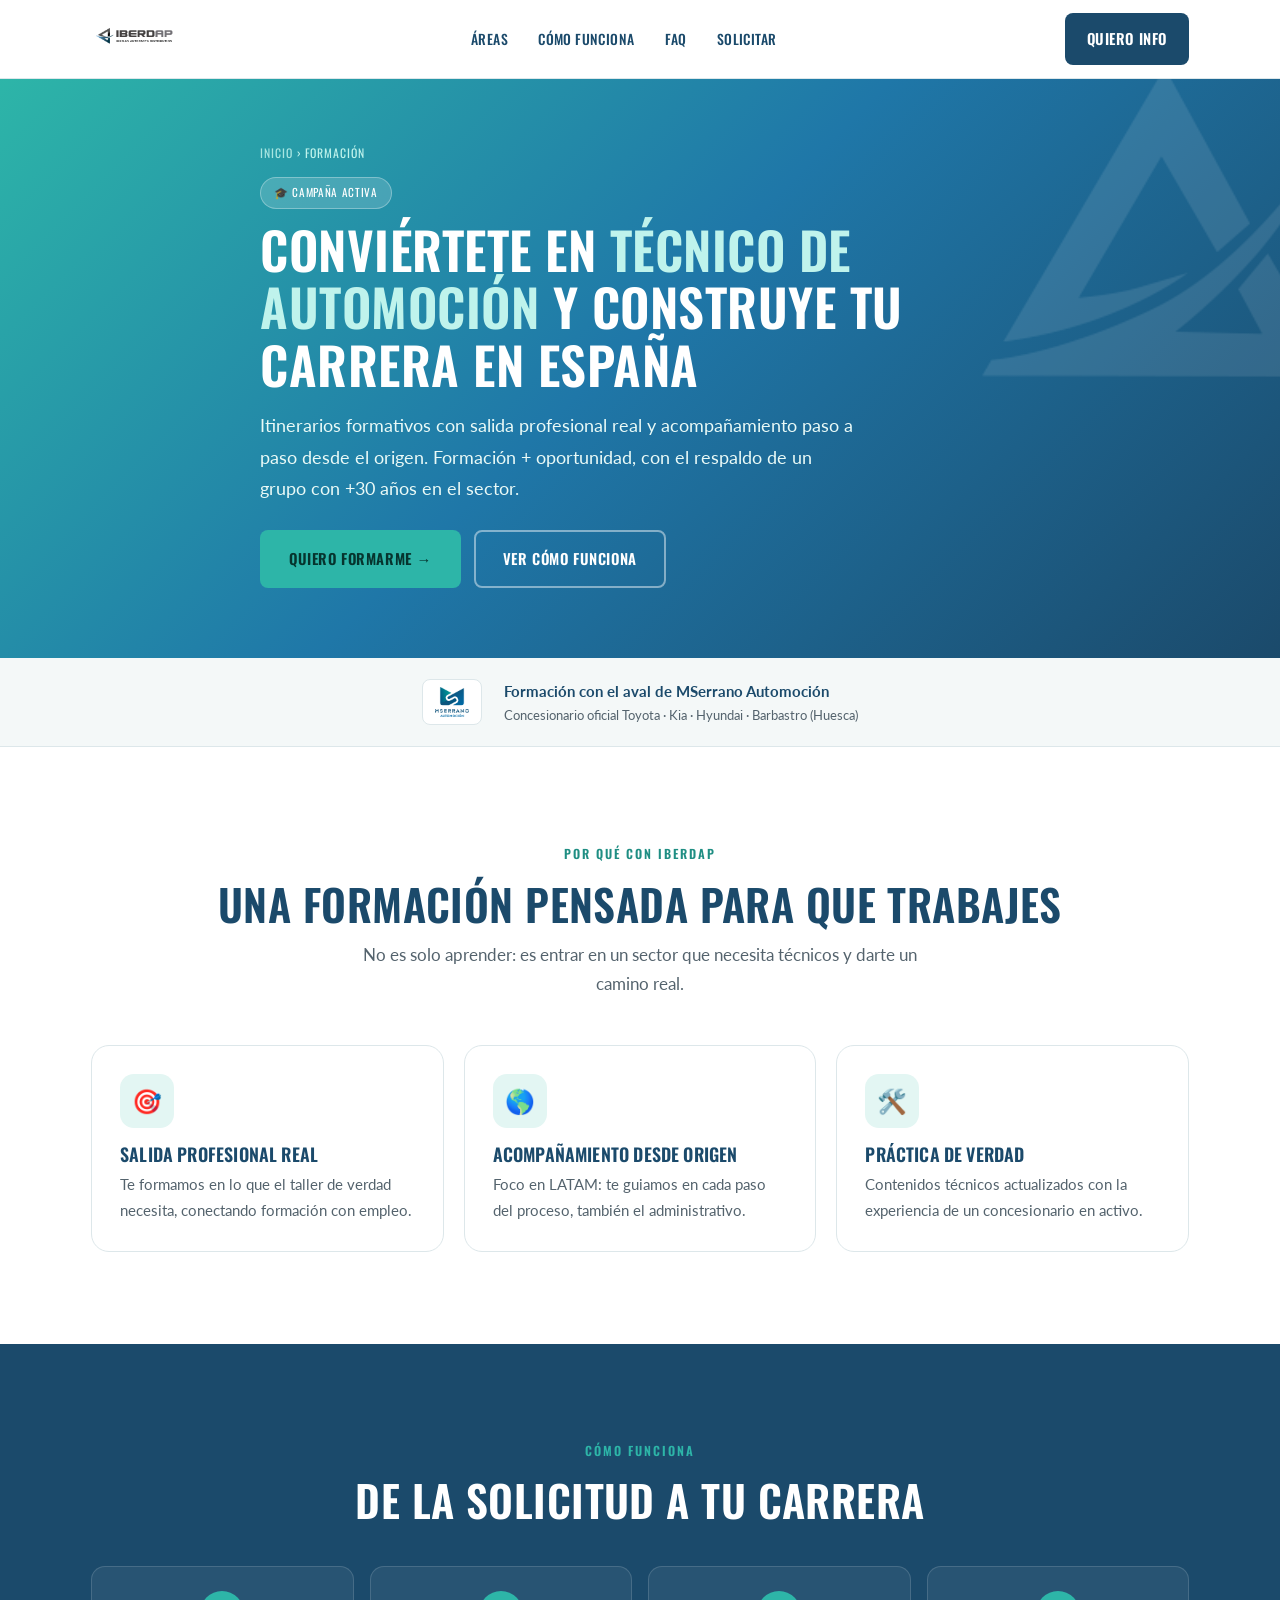
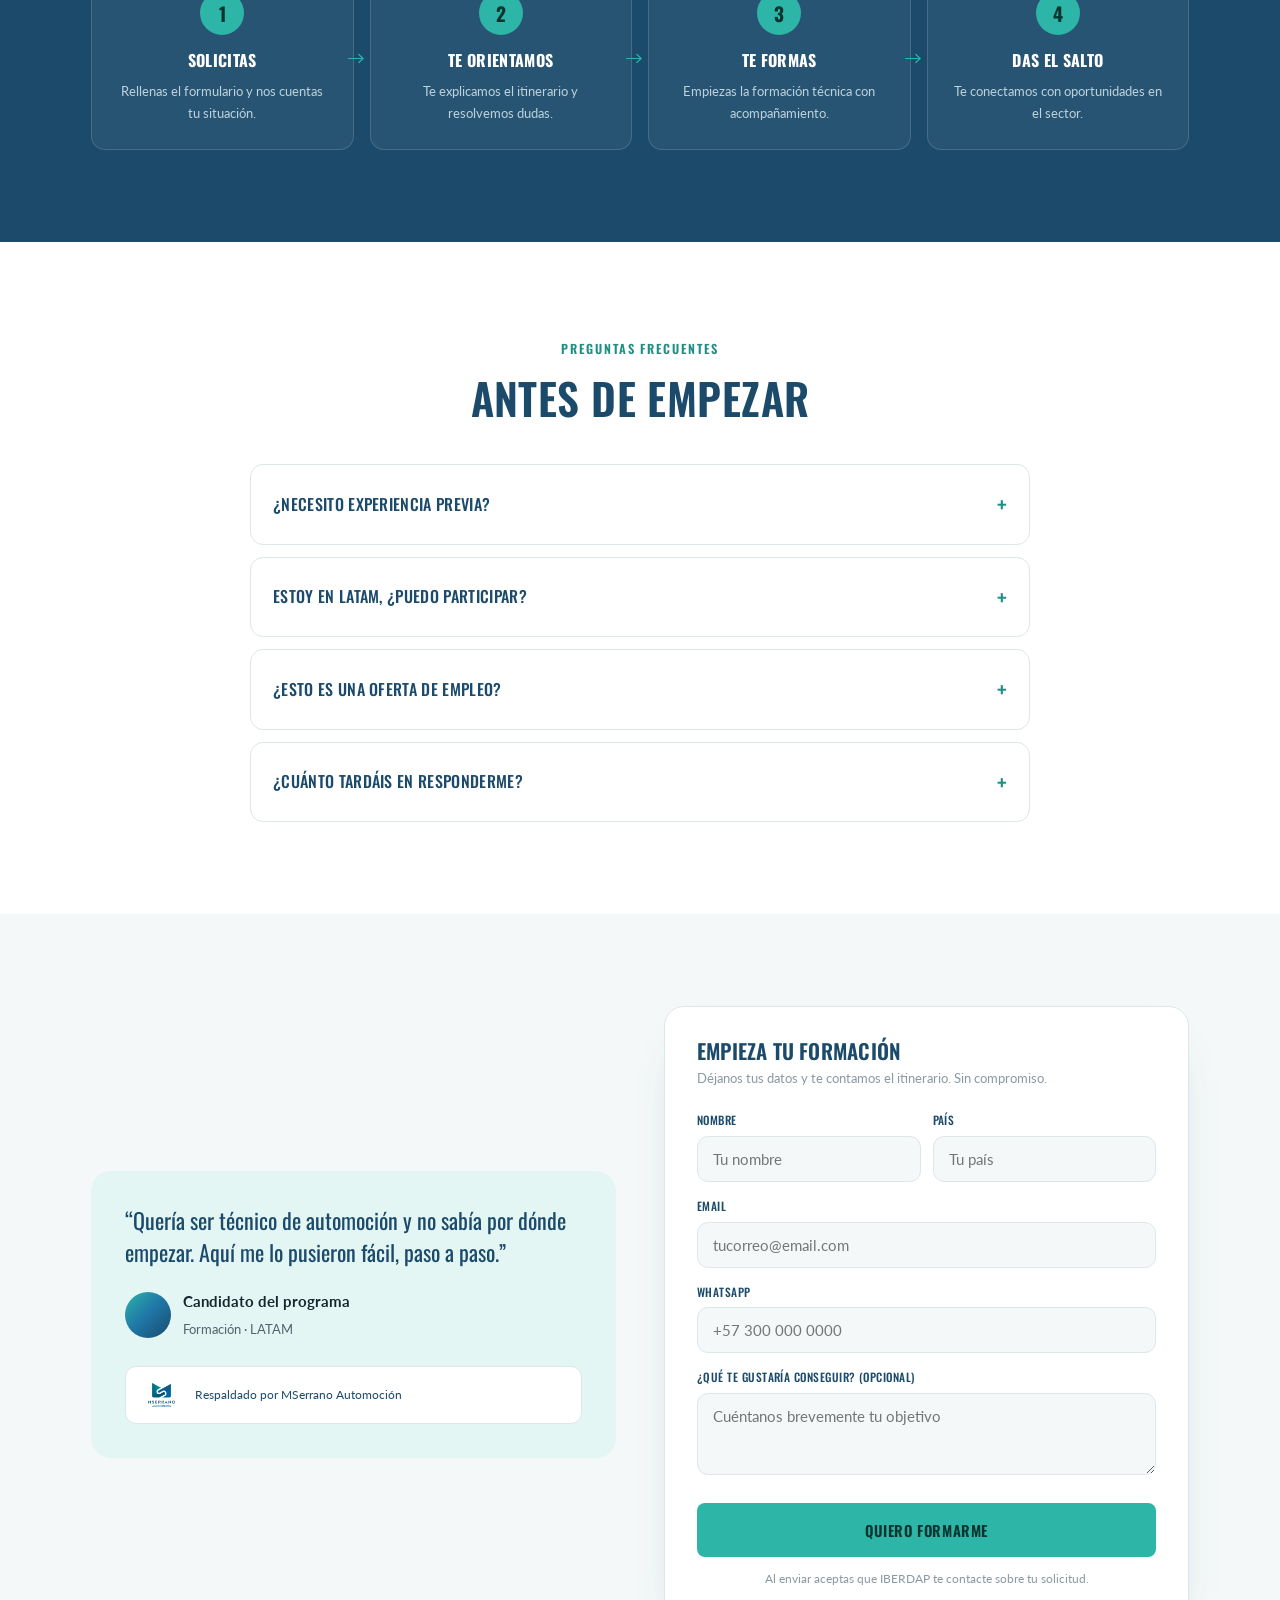
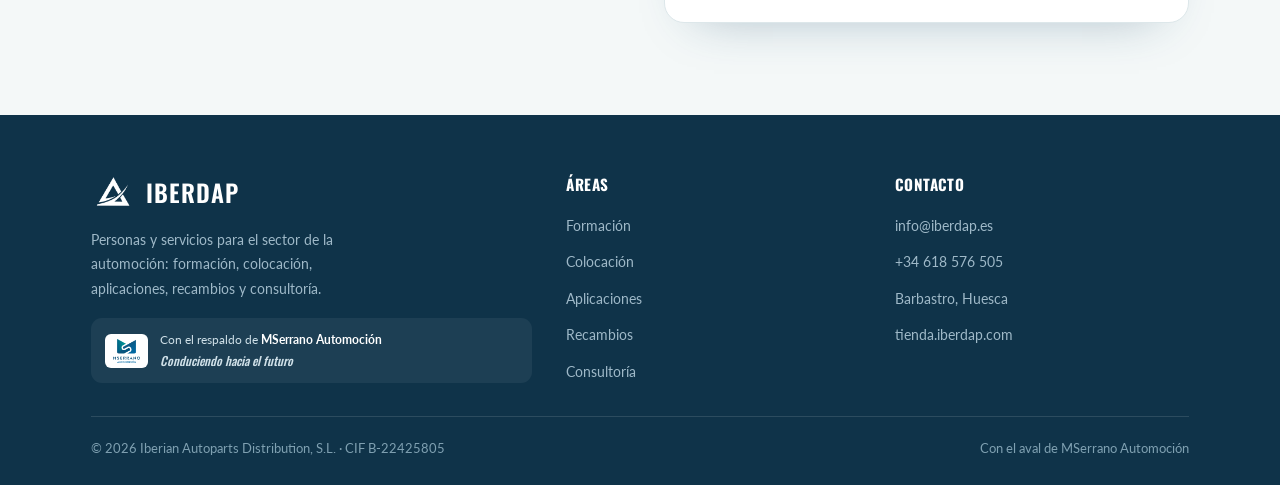
<file: areas/formacion.html>
<!DOCTYPE html>
<html lang="es">
<head>
<meta charset="UTF-8"/>
<meta name="viewport" content="width=device-width,initial-scale=1.0"/>
<title>Formación técnica de automoción · IBERDAP</title>
<meta name="description" content="Fórmate como técnico de automoción y construye tu carrera en España. Itinerarios técnicos con salida profesional real y acompañamiento desde el origen (foco LATAM). Con el aval de MSerrano Automoción."/>
<meta name="theme-color" content="#1B4A6B"/>
<meta property="og:type" content="website"/>
<meta property="og:locale" content="es_ES"/>
<meta property="og:site_name" content="IBERDAP"/>
<meta property="og:title" content="Formación técnica de automoción · IBERDAP"/>
<meta property="og:description" content="Conviértete en técnico de automoción en España. Formación + oportunidad real, paso a paso."/>
<meta property="og:image" content="https://iberdap.com/assets/iberdap-logo.png"/>
<meta name="twitter:card" content="summary_large_image"/>
<link rel="icon" href="../assets/favicon.png"/>
<link rel="preconnect" href="https://fonts.googleapis.com"/>
<link rel="preconnect" href="https://fonts.gstatic.com" crossorigin/>
<link href="https://fonts.googleapis.com/css2?family=Oswald:wght@400;500;600;700&family=Lato:wght@400;700;900&display=swap" rel="stylesheet"/>
<link rel="stylesheet" href="../assets/styles.css"/>
<script src="../assets/meta-pixel.js"></script>
</head>
<body>

<header class="nav"><div class="wrap nav-in">
  <a href="../index.html" aria-label="IBERDAP inicio"><img class="logo" src="../assets/iberdap-logo.png" alt="IBERDAP"/></a>
  <ul class="nav-links">
    <li><a href="../index.html#areas">Áreas</a></li>
    <li><a href="#como">Cómo funciona</a></li>
    <li><a href="#faq">FAQ</a></li>
    <li><a href="#captar">Solicitar</a></li>
  </ul>
  <a href="#captar" class="btn btn-azul" style="padding:11px 20px">Quiero info</a>
</div></header>

<section class="ahero"><div class="wrap ahero-in">
  <div class="crumbs"><a href="../index.html">Inicio</a> › Formación</div>
  <span class="badge">🎓 Campaña activa</span>
  <h1>Conviértete en <em>técnico de automoción</em> y construye tu carrera en España</h1>
  <p class="sub">Itinerarios formativos con salida profesional real y acompañamiento paso a paso desde el origen. Formación + oportunidad, con el respaldo de un grupo con +30 años en el sector.</p>
  <div class="hero-cta"><a href="#captar" class="btn btn-turq">Quiero formarme →</a><a href="#como" class="btn btn-ghost">Ver cómo funciona</a></div>
</div></section>

<div class="aval"><div class="wrap aval-in">
  <img src="../assets/mserrano-logo.png" alt="MSerrano Automoción"/>
  <p>Formación con el aval de MSerrano Automoción<span>Concesionario oficial Toyota · Kia · Hyundai · Barbastro (Huesca)</span></p>
</div></div>

<section class="sec"><div class="wrap">
  <div class="center"><span class="eyebrow">Por qué con IBERDAP</span><h2>Una formación pensada para que trabajes</h2><p class="lead">No es solo aprender: es entrar en un sector que necesita técnicos y darte un camino real.</p></div>
  <div class="benefits">
    <div class="bcard"><div class="ic">🎯</div><h3>Salida profesional real</h3><p>Te formamos en lo que el taller de verdad necesita, conectando formación con empleo.</p></div>
    <div class="bcard"><div class="ic">🌎</div><h3>Acompañamiento desde origen</h3><p>Foco en LATAM: te guiamos en cada paso del proceso, también el administrativo.</p></div>
    <div class="bcard"><div class="ic">🛠️</div><h3>Práctica de verdad</h3><p>Contenidos técnicos actualizados con la experiencia de un concesionario en activo.</p></div>
  </div>
</div></section>

<section class="sec funnel" id="como"><div class="wrap">
  <div class="center"><span class="eyebrow">Cómo funciona</span><h2>De la solicitud a tu carrera</h2></div>
  <div class="flow">
    <div class="st"><div class="n">1</div><b>Solicitas</b><p>Rellenas el formulario y nos cuentas tu situación.</p></div>
    <div class="st"><div class="n">2</div><b>Te orientamos</b><p>Te explicamos el itinerario y resolvemos dudas.</p></div>
    <div class="st"><div class="n">3</div><b>Te formas</b><p>Empiezas la formación técnica con acompañamiento.</p></div>
    <div class="st"><div class="n">4</div><b>Das el salto</b><p>Te conectamos con oportunidades en el sector.</p></div>
  </div>
</div></section>

<section class="sec" id="faq"><div class="wrap">
  <div class="center"><span class="eyebrow">Preguntas frecuentes</span><h2>Antes de empezar</h2></div>
  <div class="faq">
    <details><summary>¿Necesito experiencia previa?</summary><p>No. Hay itinerarios para empezar de cero y también para mejorar si ya tienes base técnica.</p></details>
    <details><summary>Estoy en LATAM, ¿puedo participar?</summary><p>Sí. Nuestro programa tiene foco en LATAM y te acompañamos desde el origen en todo el proceso.</p></details>
    <details><summary>¿Esto es una oferta de empleo?</summary><p>Es un programa de formación con orientación profesional. El objetivo es prepararte y conectarte con oportunidades reales en el sector.</p></details>
    <details><summary>¿Cuánto tardáis en responderme?</summary><p>En 24-48 horas laborables, sin compromiso.</p></details>
  </div>
</div></section>

<section class="sec alt" id="captar"><div class="wrap form-wrap">
  <div class="testi">
    <p class="q">“Quería ser técnico de automoción y no sabía por dónde empezar. Aquí me lo pusieron fácil, paso a paso.”</p>
    <div class="who"><span class="av"></span><div><b>Candidato del programa</b><span>Formación · LATAM</span></div></div>
    <div class="f-aval" style="background:#fff;border:1px solid var(--line);margin-top:24px"><img src="../assets/mserrano-logo.png" alt="MSerrano" style="background:#fff"/><span style="color:var(--azul)">Respaldado por MSerrano Automoción</span></div>
  </div>
  <div class="fcard">
    <h3>Empieza tu formación</h3><p class="fp">Déjanos tus datos y te contamos el itinerario. Sin compromiso.</p>
    <form data-iberdap data-area="Formación">
      <input type="hidden" name="area" value="Formación"/>
      <div class="field two"><div><label>Nombre</label><input name="nombre" required placeholder="Tu nombre"/></div><div><label>País</label><input name="pais" placeholder="Tu país"/></div></div>
      <div class="field"><label>Email</label><input name="email" type="email" required placeholder="tucorreo@email.com"/></div>
      <div class="field"><label>WhatsApp</label><input name="whatsapp" placeholder="+57 300 000 0000"/></div>
      <div class="field"><label>¿Qué te gustaría conseguir? (opcional)</label><textarea name="mensaje" rows="3" placeholder="Cuéntanos brevemente tu objetivo"></textarea></div>
      <button class="btn btn-turq" type="submit">Quiero formarme</button>
      <div class="form-msg ok">✅ ¡Gracias! Hemos recibido tu solicitud, te contactaremos muy pronto.</div>
      <div class="form-msg err">⚠️ No se ha podido enviar. Inténtalo de nuevo o escríbenos a info@iberdap.es.</div>
      <p class="form-note">Al enviar aceptas que IBERDAP te contacte sobre tu solicitud.</p>
    </form>
  </div>
</div></section>

<footer><div class="wrap">
  <div class="f-grid">
    <div><div class="f-lock"><img src="../assets/iberdap-icon-white.png" alt=""/><b>IBERDAP</b></div><p class="d">Personas y servicios para el sector de la automoción: formación, colocación, aplicaciones, recambios y consultoría.</p>
      <div class="f-aval"><img src="../assets/mserrano-logo.png" alt="MSerrano"/><span>Con el respaldo de <b style="color:#fff">MSerrano Automoción</b><br><span class="claim">Conduciendo hacia el futuro</span></span></div></div>
    <div><h5>Áreas</h5><ul><li><a href="formacion.html">Formación</a></li><li><a href="colocacion.html">Colocación</a></li><li><a href="aplicaciones.html">Aplicaciones</a></li><li><a href="recambios.html">Recambios</a></li><li><a href="consultoria.html">Consultoría</a></li></ul></div>
    <div><h5>Contacto</h5><ul><li><a href="mailto:info@iberdap.es">info@iberdap.es</a></li><li><a href="tel:+34618576505">+34 618 576 505</a></li><li><a href="#">Barbastro, Huesca</a></li><li><a href="https://tienda.iberdap.com">tienda.iberdap.com</a></li></ul></div>
  </div>
  <div class="f-bot"><span>© 2026 Iberian Autoparts Distribution, S.L. · CIF B-22425805</span><span>Con el aval de MSerrano Automoción</span></div>
</div></footer>

<script src="../assets/form.js"></script>
</body>
</html>
</file>
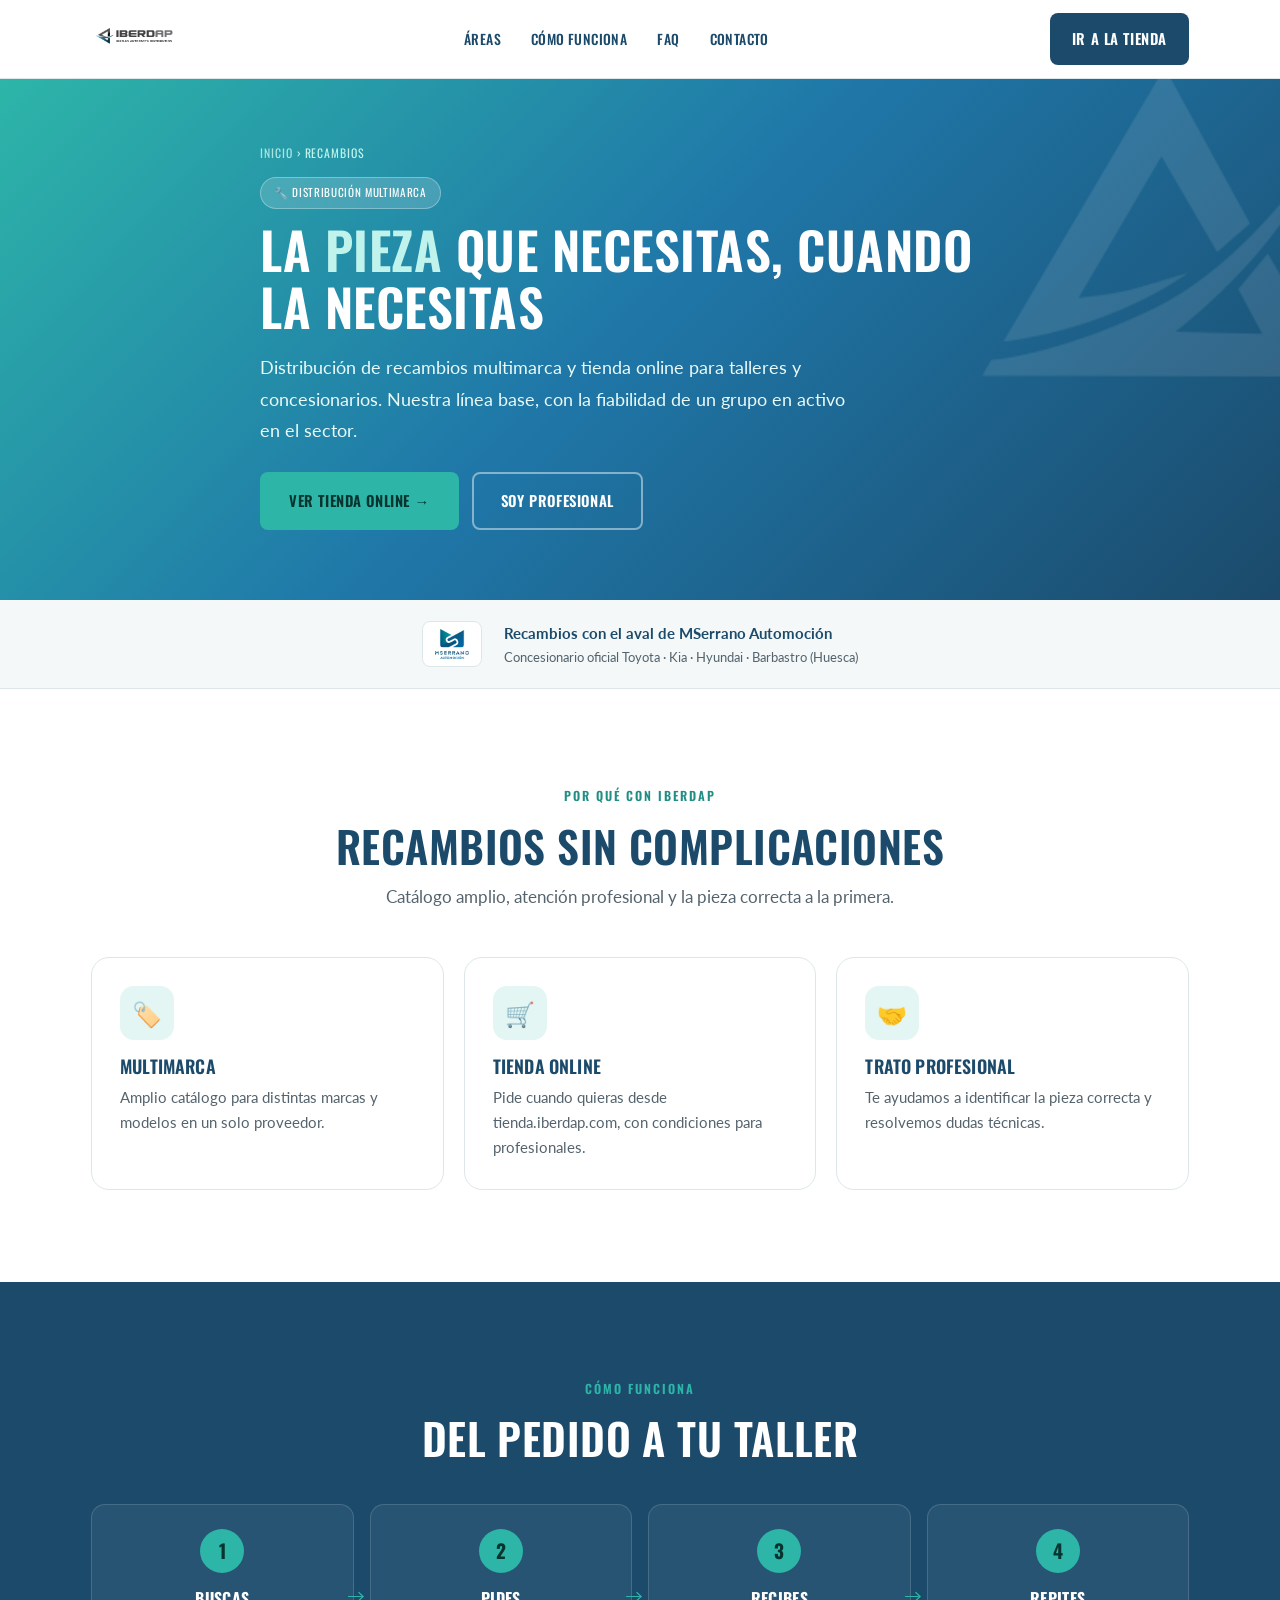
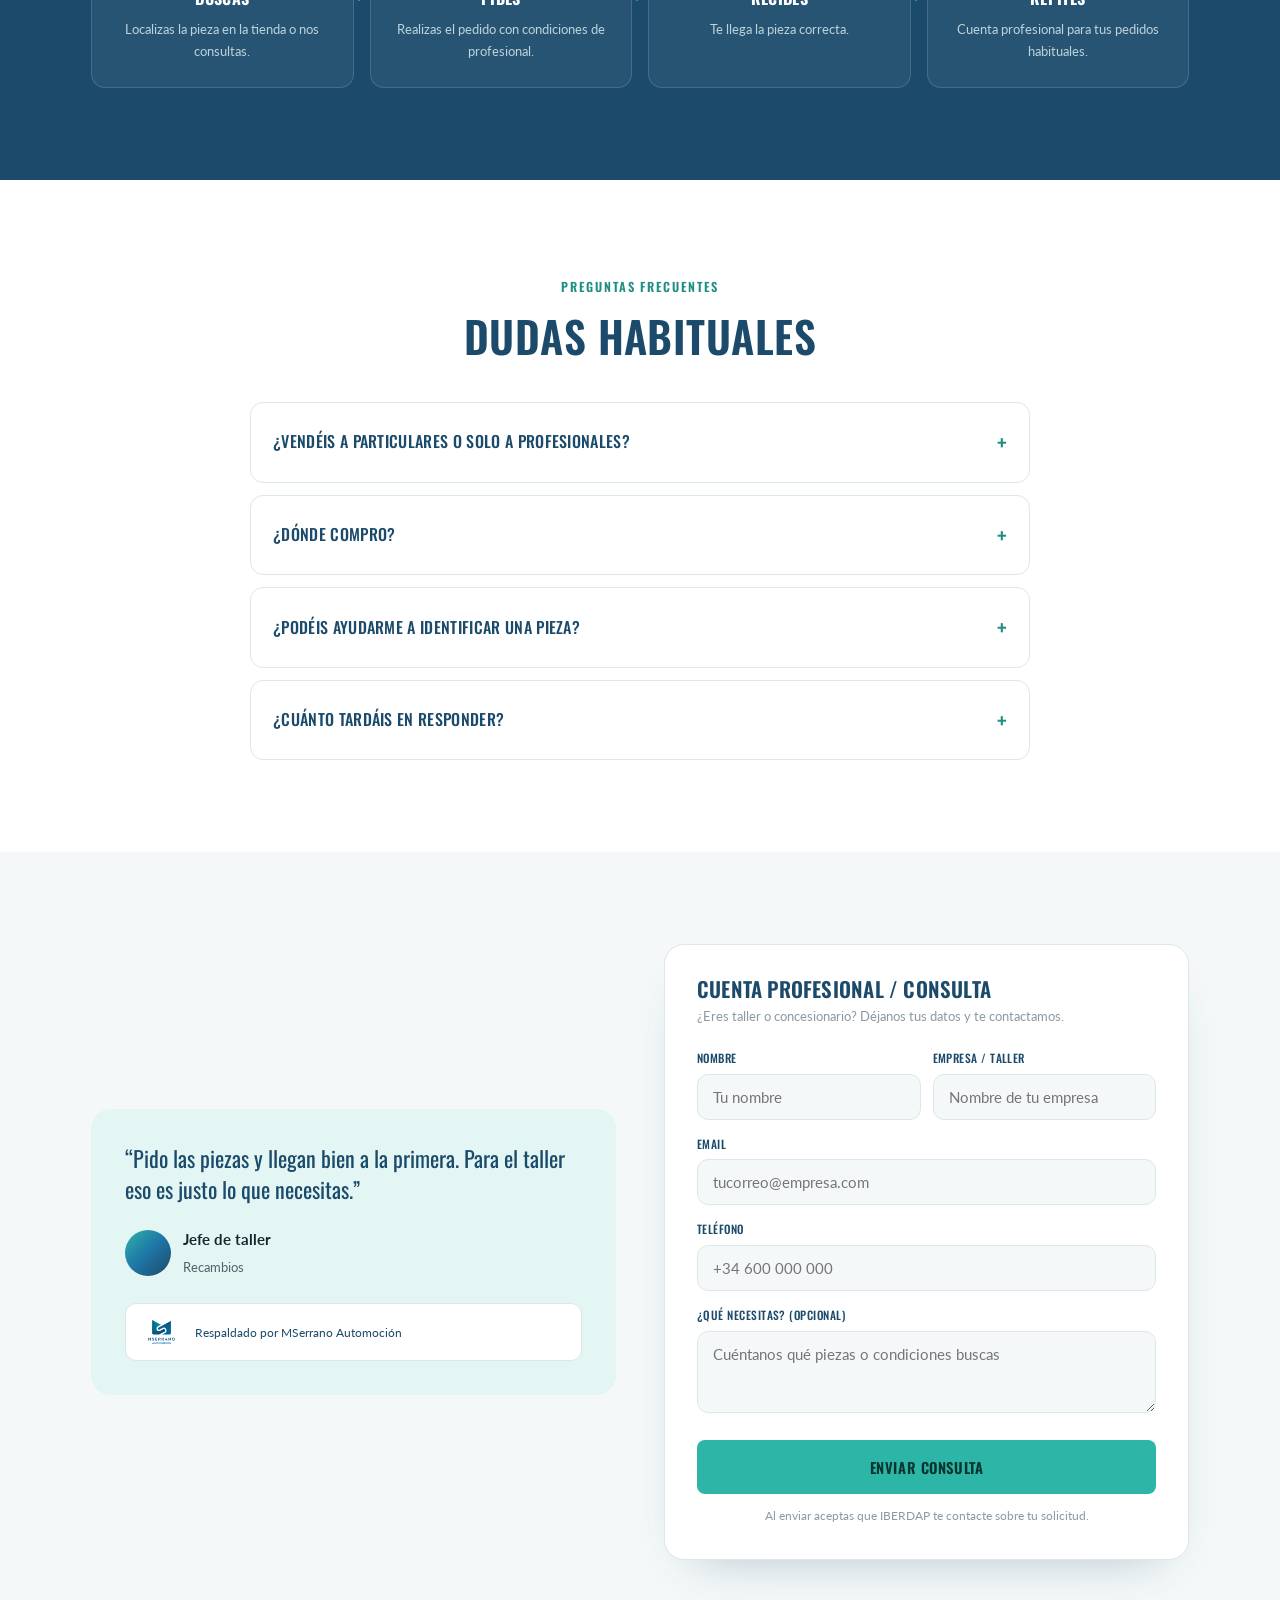
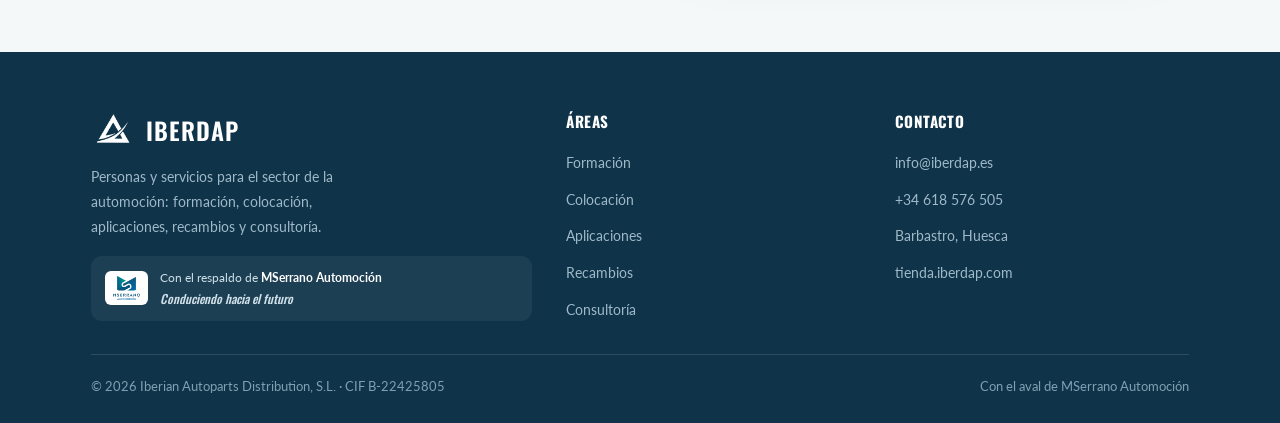
<file: areas/recambios.html>
<!DOCTYPE html>
<html lang="es">
<head>
<meta charset="UTF-8"/>
<meta name="viewport" content="width=device-width,initial-scale=1.0"/>
<title>Recambios multimarca · IBERDAP</title>
<meta name="description" content="Distribución de recambios multimarca y tienda online para talleres y concesionarios: la pieza que necesitas, cuando la necesitas. Con el aval de MSerrano Automoción."/>
<meta name="theme-color" content="#1B4A6B"/>
<meta property="og:type" content="website"/>
<meta property="og:locale" content="es_ES"/>
<meta property="og:site_name" content="IBERDAP"/>
<meta property="og:title" content="Recambios multimarca · IBERDAP"/>
<meta property="og:description" content="Distribución multimarca y tienda online. La pieza que necesitas, cuando la necesitas."/>
<meta property="og:image" content="https://iberdap.com/assets/iberdap-logo.png"/>
<meta name="twitter:card" content="summary_large_image"/>
<link rel="icon" href="../assets/favicon.png"/>
<link rel="preconnect" href="https://fonts.googleapis.com"/>
<link rel="preconnect" href="https://fonts.gstatic.com" crossorigin/>
<link href="https://fonts.googleapis.com/css2?family=Oswald:wght@400;500;600;700&family=Lato:wght@400;700;900&display=swap" rel="stylesheet"/>
<link rel="stylesheet" href="../assets/styles.css"/>
<script src="../assets/meta-pixel.js"></script>
</head>
<body>

<header class="nav"><div class="wrap nav-in">
  <a href="../index.html" aria-label="IBERDAP inicio"><img class="logo" src="../assets/iberdap-logo.png" alt="IBERDAP"/></a>
  <ul class="nav-links">
    <li><a href="../index.html#areas">Áreas</a></li>
    <li><a href="#como">Cómo funciona</a></li>
    <li><a href="#faq">FAQ</a></li>
    <li><a href="#captar">Contacto</a></li>
  </ul>
  <a href="https://tienda.iberdap.com" class="btn btn-azul" style="padding:11px 20px">Ir a la tienda</a>
</div></header>

<section class="ahero"><div class="wrap ahero-in">
  <div class="crumbs"><a href="../index.html">Inicio</a> › Recambios</div>
  <span class="badge">🔧 Distribución multimarca</span>
  <h1>La <em>pieza</em> que necesitas, cuando la necesitas</h1>
  <p class="sub">Distribución de recambios multimarca y tienda online para talleres y concesionarios. Nuestra línea base, con la fiabilidad de un grupo en activo en el sector.</p>
  <div class="hero-cta"><a href="https://tienda.iberdap.com" class="btn btn-turq">Ver tienda online →</a><a href="#captar" class="btn btn-ghost">Soy profesional</a></div>
</div></section>

<div class="aval"><div class="wrap aval-in">
  <img src="../assets/mserrano-logo.png" alt="MSerrano Automoción"/>
  <p>Recambios con el aval de MSerrano Automoción<span>Concesionario oficial Toyota · Kia · Hyundai · Barbastro (Huesca)</span></p>
</div></div>

<section class="sec"><div class="wrap">
  <div class="center"><span class="eyebrow">Por qué con IBERDAP</span><h2>Recambios sin complicaciones</h2><p class="lead">Catálogo amplio, atención profesional y la pieza correcta a la primera.</p></div>
  <div class="benefits">
    <div class="bcard"><div class="ic">🏷️</div><h3>Multimarca</h3><p>Amplio catálogo para distintas marcas y modelos en un solo proveedor.</p></div>
    <div class="bcard"><div class="ic">🛒</div><h3>Tienda online</h3><p>Pide cuando quieras desde tienda.iberdap.com, con condiciones para profesionales.</p></div>
    <div class="bcard"><div class="ic">🤝</div><h3>Trato profesional</h3><p>Te ayudamos a identificar la pieza correcta y resolvemos dudas técnicas.</p></div>
  </div>
</div></section>

<section class="sec funnel" id="como"><div class="wrap">
  <div class="center"><span class="eyebrow">Cómo funciona</span><h2>Del pedido a tu taller</h2></div>
  <div class="flow">
    <div class="st"><div class="n">1</div><b>Buscas</b><p>Localizas la pieza en la tienda o nos consultas.</p></div>
    <div class="st"><div class="n">2</div><b>Pides</b><p>Realizas el pedido con condiciones de profesional.</p></div>
    <div class="st"><div class="n">3</div><b>Recibes</b><p>Te llega la pieza correcta.</p></div>
    <div class="st"><div class="n">4</div><b>Repites</b><p>Cuenta profesional para tus pedidos habituales.</p></div>
  </div>
</div></section>

<section class="sec" id="faq"><div class="wrap">
  <div class="center"><span class="eyebrow">Preguntas frecuentes</span><h2>Dudas habituales</h2></div>
  <div class="faq">
    <details><summary>¿Vendéis a particulares o solo a profesionales?</summary><p>Trabajamos principalmente con talleres y concesionarios. Escríbenos y te indicamos las condiciones según tu caso.</p></details>
    <details><summary>¿Dónde compro?</summary><p>En nuestra tienda online <a href="https://tienda.iberdap.com">tienda.iberdap.com</a>. Si necesitas alta de cuenta profesional, contáctanos.</p></details>
    <details><summary>¿Podéis ayudarme a identificar una pieza?</summary><p>Sí. Cuéntanos marca, modelo y referencia si la tienes, y te ayudamos.</p></details>
    <details><summary>¿Cuánto tardáis en responder?</summary><p>En 24-48 horas laborables, sin compromiso.</p></details>
  </div>
</div></section>

<section class="sec alt" id="captar"><div class="wrap form-wrap">
  <div class="testi">
    <p class="q">“Pido las piezas y llegan bien a la primera. Para el taller eso es justo lo que necesitas.”</p>
    <div class="who"><span class="av"></span><div><b>Jefe de taller</b><span>Recambios</span></div></div>
    <div class="f-aval" style="background:#fff;border:1px solid var(--line);margin-top:24px"><img src="../assets/mserrano-logo.png" alt="MSerrano" style="background:#fff"/><span style="color:var(--azul)">Respaldado por MSerrano Automoción</span></div>
  </div>
  <div class="fcard">
    <h3>Cuenta profesional / consulta</h3><p class="fp">¿Eres taller o concesionario? Déjanos tus datos y te contactamos.</p>
    <form data-iberdap data-area="Recambios">
      <input type="hidden" name="area" value="Recambios"/>
      <div class="field two"><div><label>Nombre</label><input name="nombre" required placeholder="Tu nombre"/></div><div><label>Empresa / Taller</label><input name="empresa" placeholder="Nombre de tu empresa"/></div></div>
      <div class="field"><label>Email</label><input name="email" type="email" required placeholder="tucorreo@empresa.com"/></div>
      <div class="field"><label>Teléfono</label><input name="whatsapp" placeholder="+34 600 000 000"/></div>
      <div class="field"><label>¿Qué necesitas? (opcional)</label><textarea name="mensaje" rows="3" placeholder="Cuéntanos qué piezas o condiciones buscas"></textarea></div>
      <button class="btn btn-turq" type="submit">Enviar consulta</button>
      <div class="form-msg ok">✅ ¡Gracias! Hemos recibido tu solicitud, te contactaremos muy pronto.</div>
      <div class="form-msg err">⚠️ No se ha podido enviar. Inténtalo de nuevo o escríbenos a info@iberdap.es.</div>
      <p class="form-note">Al enviar aceptas que IBERDAP te contacte sobre tu solicitud.</p>
    </form>
  </div>
</div></section>

<footer><div class="wrap">
  <div class="f-grid">
    <div><div class="f-lock"><img src="../assets/iberdap-icon-white.png" alt=""/><b>IBERDAP</b></div><p class="d">Personas y servicios para el sector de la automoción: formación, colocación, aplicaciones, recambios y consultoría.</p>
      <div class="f-aval"><img src="../assets/mserrano-logo.png" alt="MSerrano"/><span>Con el respaldo de <b style="color:#fff">MSerrano Automoción</b><br><span class="claim">Conduciendo hacia el futuro</span></span></div></div>
    <div><h5>Áreas</h5><ul><li><a href="formacion.html">Formación</a></li><li><a href="colocacion.html">Colocación</a></li><li><a href="aplicaciones.html">Aplicaciones</a></li><li><a href="recambios.html">Recambios</a></li><li><a href="consultoria.html">Consultoría</a></li></ul></div>
    <div><h5>Contacto</h5><ul><li><a href="mailto:info@iberdap.es">info@iberdap.es</a></li><li><a href="tel:+34618576505">+34 618 576 505</a></li><li><a href="#">Barbastro, Huesca</a></li><li><a href="https://tienda.iberdap.com">tienda.iberdap.com</a></li></ul></div>
  </div>
  <div class="f-bot"><span>© 2026 Iberian Autoparts Distribution, S.L. · CIF B-22425805</span><span>Con el aval de MSerrano Automoción</span></div>
</div></footer>

<script src="../assets/form.js"></script>
</body>
</html>
</file>
<file: assets/styles.css>
/* ============================================================
   IBERDAP · Sistema visual (Propuesta E aprobada 20/06/2026)
   Hoja de estilos compartida por home + landings de área.
   Paleta IBERDAP + sistema MSerrano. Oswald (titulares) + Lato (cuerpo).
   ============================================================ */

:root{
  --azul:#1B4A6B;--azul2:#1F77A8;--turq:#2DB5A8;--turq-d:#1f8e83;--turq-soft:#e3f6f3;
  --ink:#16252e;--body:#54636d;--mut:#8a99a3;--line:#dde7ea;--soft:#f4f8f8;--soft2:#eaf3f3;
  --grad:linear-gradient(135deg,#2DB5A8 0%,#1F77A8 48%,#1B4A6B 100%);
}
*{box-sizing:border-box;margin:0;padding:0}
html{scroll-behavior:smooth}
body{font-family:'Lato',Helvetica,Arial,sans-serif;color:var(--body);background:#fff;line-height:1.72}
h1,h2,h3,h4{font-family:'Oswald',sans-serif;color:var(--azul);font-weight:600;line-height:1.13;text-transform:uppercase;letter-spacing:.01em}
a{text-decoration:none;color:inherit}
img{max-width:100%}

.wrap{max-width:1150px;margin:0 auto;padding:0 26px}
.eyebrow{font-family:'Oswald';font-weight:600;text-transform:uppercase;letter-spacing:.16em;font-size:.78rem;color:var(--turq-d)}
.sec{padding:92px 0}
.sec h2{font-size:clamp(1.8rem,3.6vw,2.7rem);margin:12px 0}
.lead{font-size:1.08rem;max-width:610px}
.center{text-align:center}.center .lead{margin:0 auto}
.alt{background:var(--soft)}

/* ---- Botones ---- */
.btn{display:inline-flex;align-items:center;gap:8px;font-family:'Oswald';font-weight:600;text-transform:uppercase;letter-spacing:.04em;font-size:.92rem;padding:14px 27px;border-radius:8px;border:2px solid transparent;cursor:pointer;transition:.2s}
.btn-turq{background:var(--turq);color:#06342e}.btn-turq:hover{background:var(--turq-d);color:#fff;transform:translateY(-2px)}
.btn-azul{background:var(--azul);color:#fff}.btn-azul:hover{background:#143850;transform:translateY(-2px)}
.btn-line{border-color:var(--line);color:var(--azul);background:#fff}.btn-line:hover{border-color:var(--turq)}
.btn-ghost{border-color:rgba(255,255,255,.45);color:#fff}.btn-ghost:hover{background:rgba(255,255,255,.12)}

/* ---- Navegación ---- */
header.nav{position:sticky;top:0;z-index:40;background:rgba(255,255,255,.96);backdrop-filter:blur(8px);border-bottom:1px solid var(--line)}
.nav-in{display:flex;align-items:center;justify-content:space-between;height:78px;gap:18px}
.nav-in .logo{height:46px}
.nav-links{display:flex;gap:30px;list-style:none}
.nav-links a{font-family:'Oswald';font-weight:500;text-transform:uppercase;font-size:.86rem;letter-spacing:.03em;color:var(--azul)}.nav-links a:hover{color:var(--turq-d)}

/* ---- Hero (home) ---- */
.hero{position:relative;background:var(--grad);color:#fff;overflow:hidden}
.hero::after{content:"";position:absolute;right:-130px;top:-60px;width:560px;height:560px;background:url('iberdap-icon-white.png') no-repeat center/contain;opacity:.10}
.hero-in{position:relative;z-index:2;display:grid;grid-template-columns:1.08fr .92fr;gap:48px;align-items:center;padding:82px 0}
.hero h1{color:#fff;font-size:clamp(2.2rem,4.8vw,3.7rem);margin:16px 0}
.hero h1 em{font-style:normal;color:#bff3ec}
.hero p.sub{font-size:1.18rem;color:#eafaf7;max-width:520px}
.hero .eyebrow{color:#bff3ec}
.hero-cta{display:flex;gap:13px;flex-wrap:wrap;margin-top:28px}
.hero-photo{position:relative;border-radius:22px;overflow:hidden;aspect-ratio:5/4;background:rgba(255,255,255,.1);border:1px solid rgba(255,255,255,.2)}
.hero-photo .ph{position:absolute;inset:0;display:grid;place-items:center;color:rgba(255,255,255,.85);font-family:'Oswald';text-transform:uppercase;letter-spacing:.1em;font-size:.8rem;text-align:center;padding:20px}
.hero-photo .card-fl{position:absolute;left:16px;bottom:16px;right:16px;background:rgba(255,255,255,.95);border-radius:13px;padding:14px 17px;display:flex;align-items:center;gap:12px}
.hero-photo .card-fl img{height:30px}
.hero-photo .card-fl b{font-family:'Oswald';color:var(--azul);text-transform:uppercase;font-size:.9rem;display:block}
.hero-photo .card-fl p{font-size:.8rem;color:var(--body);margin:0}

/* ---- Hero compacto (landings de área) ---- */
.ahero{position:relative;background:var(--grad);color:#fff;overflow:hidden}
.ahero::after{content:"";position:absolute;right:-120px;top:-80px;width:480px;height:480px;background:url('../assets/iberdap-icon-white.png') no-repeat center/contain;opacity:.10}
.ahero-in{position:relative;z-index:2;padding:64px 0 70px;max-width:760px}
.ahero .crumbs{font-family:'Oswald';text-transform:uppercase;letter-spacing:.08em;font-size:.74rem;color:#bff3ec;margin-bottom:14px}
.ahero .crumbs a{color:#bff3ec;opacity:.85}.ahero .crumbs a:hover{opacity:1}
.ahero h1{color:#fff;font-size:clamp(2rem,4.4vw,3.2rem);margin:6px 0 16px}
.ahero h1 em{font-style:normal;color:#bff3ec}
.ahero p.sub{font-size:1.14rem;color:#eafaf7;max-width:600px}
.ahero .hero-cta{display:flex;gap:13px;flex-wrap:wrap;margin-top:26px}
.ahero .badge{display:inline-block;font-family:'Oswald';text-transform:uppercase;letter-spacing:.06em;font-size:.7rem;background:rgba(255,255,255,.16);border:1px solid rgba(255,255,255,.3);color:#fff;padding:5px 13px;border-radius:999px;margin-bottom:6px}

/* ---- Aval MSerrano ---- */
.aval{background:var(--soft);border-bottom:1px solid var(--line)}
.aval-in{display:flex;align-items:center;justify-content:center;gap:22px;padding:20px 0;flex-wrap:wrap}
.aval-in img{height:46px;background:#fff;padding:7px 12px;border-radius:8px;border:1px solid var(--line)}
.aval-in p{font-family:'Lato';color:var(--azul);font-weight:700;font-size:.95rem}.aval-in p span{display:block;color:var(--body);font-weight:400;font-size:.82rem}

/* ---- Áreas (lista en home) ---- */
.areas{display:flex;flex-direction:column;gap:14px;margin-top:46px}
.area{display:grid;grid-template-columns:66px 1fr auto;gap:20px;align-items:center;background:#fff;border:1px solid var(--line);border-radius:18px;padding:22px 26px;transition:.22s}
.area:hover{border-color:var(--turq);box-shadow:0 18px 40px -28px rgba(27,74,107,.4);transform:translateX(4px)}
.area .ic{width:66px;height:66px;border-radius:16px;background:var(--turq-soft);display:grid;place-items:center;font-size:1.7rem}
.area:nth-child(even) .ic{background:var(--soft2)}
.area h3{font-size:1.22rem;margin-bottom:3px}
.area p{font-size:.94rem;margin:0;max-width:560px}
.area .r{display:flex;align-items:center;gap:14px}
.area .pill{font-family:'Oswald';font-size:.62rem;text-transform:uppercase;letter-spacing:.06em;color:var(--turq-d);background:var(--turq-soft);padding:5px 11px;border-radius:999px}
.area .go{font-family:'Oswald';font-weight:600;text-transform:uppercase;font-size:.8rem;color:var(--azul);white-space:nowrap;letter-spacing:.03em}.area .go:hover{color:var(--turq-d)}

/* ---- Doble audiencia (empresas vs candidatos) ---- */
.split{display:grid;grid-template-columns:1fr 1fr;gap:24px;margin-top:46px}
.aud{border:1px solid var(--line);border-radius:20px;padding:34px;background:#fff;position:relative;overflow:hidden}
.aud.b2b{background:var(--soft)}
.aud .tag{font-family:'Oswald';text-transform:uppercase;letter-spacing:.08em;font-size:.72rem;color:var(--turq-d);background:var(--turq-soft);display:inline-block;padding:5px 12px;border-radius:999px;margin-bottom:14px}
.aud h3{font-size:1.5rem;margin-bottom:10px}
.aud p{font-size:.96rem;margin-bottom:18px}
.aud ul{list-style:none;display:flex;flex-direction:column;gap:9px;margin-bottom:22px}
.aud ul li{position:relative;padding-left:26px;font-size:.93rem}
.aud ul li::before{content:"✓";position:absolute;left:0;top:0;color:var(--turq-d);font-weight:900}

/* ---- Beneficios / grid de tarjetas ---- */
.benefits{display:grid;grid-template-columns:repeat(3,1fr);gap:20px;margin-top:46px}
.bcard{border:1px solid var(--line);border-radius:18px;padding:28px;background:#fff;transition:.22s}
.bcard:hover{border-color:var(--turq);box-shadow:0 18px 40px -30px rgba(27,74,107,.4);transform:translateY(-3px)}
.bcard .ic{width:54px;height:54px;border-radius:14px;background:var(--turq-soft);display:grid;place-items:center;font-size:1.5rem;margin-bottom:16px}
.bcard h3{font-size:1.12rem;margin-bottom:8px}
.bcard p{font-size:.92rem;margin:0}

/* ---- Stats ---- */
.stats{display:grid;grid-template-columns:repeat(4,1fr);gap:20px;margin-top:42px}
.stat{text-align:center;padding:18px}
.stat b{display:block;font-family:'Oswald';font-weight:700;color:var(--turq-d);font-size:clamp(2rem,4vw,2.8rem);line-height:1}
.stat span{font-size:.86rem;color:var(--body)}

/* ---- Embudo / pasos ---- */
.funnel{background:var(--azul);color:#fff}
.funnel h2{color:#fff}.funnel .eyebrow{color:var(--turq)}.funnel .lead{color:#cfe0e8}
.flow{display:grid;grid-template-columns:repeat(4,1fr);gap:16px;margin-top:42px}
.flow .st{background:rgba(255,255,255,.06);border:1px solid rgba(255,255,255,.14);border-radius:14px;padding:24px;text-align:center;position:relative}
.flow .st .n{width:44px;height:44px;border-radius:50%;background:var(--turq);color:#06342e;font-family:'Oswald';font-weight:700;font-size:1.2rem;display:grid;place-items:center;margin:0 auto 12px}
.flow .st b{display:block;font-family:'Oswald';text-transform:uppercase;color:#fff;font-size:1rem;margin-bottom:5px;letter-spacing:.02em}
.flow .st p{font-size:.82rem;color:#bcd2dc;margin:0}
.flow .st::after{content:"→";position:absolute;right:-12px;top:50%;transform:translateY(-50%);color:var(--turq);font-size:1.15rem}
.flow .st:last-child::after{display:none}

/* ---- FAQ ---- */
.faq{max-width:780px;margin:42px auto 0;display:flex;flex-direction:column;gap:12px}
.faq details{border:1px solid var(--line);border-radius:13px;background:#fff;padding:4px 22px;transition:.2s}
.faq details[open]{border-color:var(--turq);box-shadow:0 14px 34px -28px rgba(27,74,107,.4)}
.faq summary{font-family:'Oswald';font-weight:500;text-transform:uppercase;letter-spacing:.02em;color:var(--azul);font-size:1rem;padding:16px 0;cursor:pointer;list-style:none;display:flex;justify-content:space-between;align-items:center;gap:14px}
.faq summary::-webkit-details-marker{display:none}
.faq summary::after{content:"+";font-size:1.4rem;color:var(--turq-d);transition:.2s}
.faq details[open] summary::after{transform:rotate(45deg)}
.faq p{font-size:.94rem;padding:0 0 18px}

/* ---- Banda CTA ---- */
.band{background:var(--grad);color:#fff;border-radius:22px;padding:48px;text-align:center;margin-top:8px}
.band h2{color:#fff;margin-bottom:10px}
.band p{color:#eafaf7;max-width:560px;margin:0 auto 24px}
.band .hero-cta{justify-content:center}

/* ---- Formulario ---- */
.form-wrap{display:grid;grid-template-columns:1fr 1fr;gap:48px;align-items:center}
.testi{background:var(--turq-soft);border-radius:20px;padding:34px}
.testi .q{font-family:'Oswald';font-weight:400;color:var(--azul);font-size:1.38rem;line-height:1.42}
.testi .who{display:flex;align-items:center;gap:12px;margin-top:20px}
.testi .av{width:46px;height:46px;border-radius:50%;background:var(--grad)}
.testi .who b{font-family:'Lato';color:var(--ink);font-size:.95rem;display:block}.testi .who span{font-size:.82rem;color:var(--body)}
.fcard{background:#fff;border:1px solid var(--line);border-radius:20px;padding:32px;box-shadow:0 22px 50px -32px rgba(27,74,107,.4)}
.fcard h3{font-size:1.3rem;margin-bottom:4px}.fcard .fp{font-size:.84rem;color:var(--mut);margin-bottom:20px}
.field{margin-bottom:14px}.field.two{display:grid;grid-template-columns:1fr 1fr;gap:12px}
label{display:block;font-family:'Oswald';font-weight:500;text-transform:uppercase;font-size:.72rem;letter-spacing:.04em;color:var(--azul);margin-bottom:6px}
input,select,textarea{width:100%;font-family:'Lato';font-size:.95rem;padding:13px 15px;border:1.5px solid var(--line);border-radius:11px;background:var(--soft);resize:vertical}
input:focus,select:focus,textarea:focus{outline:none;border-color:var(--turq);background:#fff}
.fcard .btn{width:100%;justify-content:center;margin-top:6px}
.form-note{font-size:.76rem;color:var(--mut);margin-top:12px;text-align:center}
.form-msg{display:none;border-radius:11px;padding:13px;margin-top:12px;font-size:.9rem}
.form-msg.ok{background:var(--turq-soft);border:1px solid var(--turq);color:#0d6b5b}
.form-msg.err{background:#fdecec;border:1px solid #e6a0a0;color:#9a2b2b}
.fcard.busy{opacity:.7;pointer-events:none}

/* ---- Footer ---- */
footer{background:#0f3349;color:#a9c2d0;padding:56px 0 26px}
.f-grid{display:grid;grid-template-columns:1.5fr 1fr 1fr;gap:34px;padding-bottom:32px;border-bottom:1px solid rgba(255,255,255,.12)}
.f-lock{display:flex;align-items:center;gap:11px;margin-bottom:13px}
.f-lock img{height:44px}.f-lock b{font-family:'Oswald';color:#fff;font-size:1.5rem;text-transform:uppercase;letter-spacing:.04em;font-weight:600}
footer p.d{font-size:.9rem;color:#9fb9c8;max-width:290px}
footer h5{font-family:'Oswald';text-transform:uppercase;color:#fff;font-size:.95rem;margin-bottom:14px;letter-spacing:.03em}
footer ul{list-style:none;display:flex;flex-direction:column;gap:9px}footer ul a{font-size:.88rem;color:#9fb9c8}footer ul a:hover{color:var(--turq)}
.f-aval{display:flex;align-items:center;gap:12px;margin-top:16px;background:rgba(255,255,255,.06);padding:11px 14px;border-radius:11px}
.f-aval img{height:34px;background:#fff;padding:5px 8px;border-radius:6px}.f-aval span{font-size:.77rem;color:#cfe0e8}
.claim{font-family:'Oswald';font-style:italic;color:var(--turq);font-weight:500}
.f-bot{padding-top:20px;font-size:.8rem;color:#7fa0b1;display:flex;justify-content:space-between;flex-wrap:wrap;gap:10px}

/* ---- Responsive ---- */
@media(max-width:920px){
  .hero-in,.form-wrap,.split{grid-template-columns:1fr;gap:36px}
  .benefits{grid-template-columns:1fr 1fr}
  .stats{grid-template-columns:1fr 1fr}
  .flow{grid-template-columns:1fr 1fr}.flow .st::after{display:none}
  .f-grid{grid-template-columns:1fr 1fr}
  .nav-links{display:none}
  .area{grid-template-columns:56px 1fr}.area .r{grid-column:1/-1;justify-content:space-between;margin-top:6px}
}
@media(max-width:560px){
  .flow,.field.two,.f-grid,.benefits,.stats{grid-template-columns:1fr}
  .sec{padding:64px 0}
  .band{padding:34px 22px}
}
</file>
